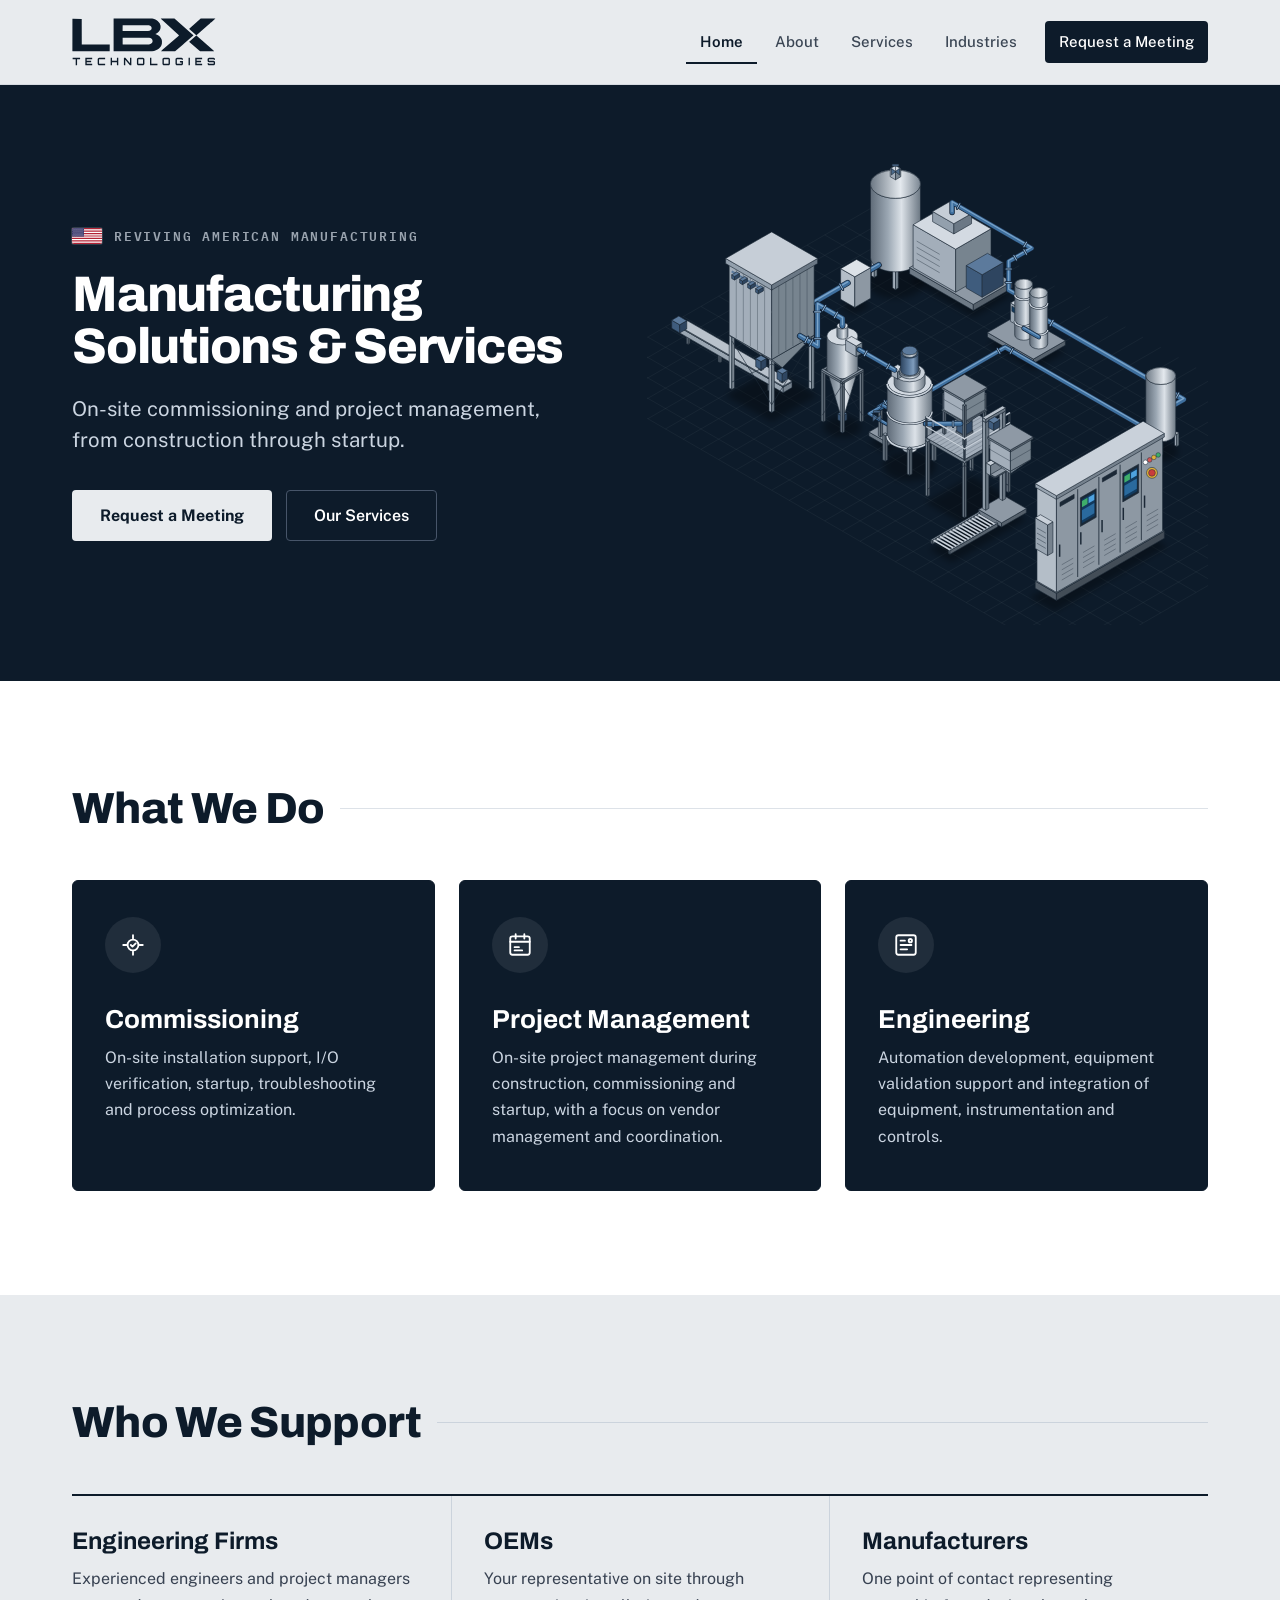
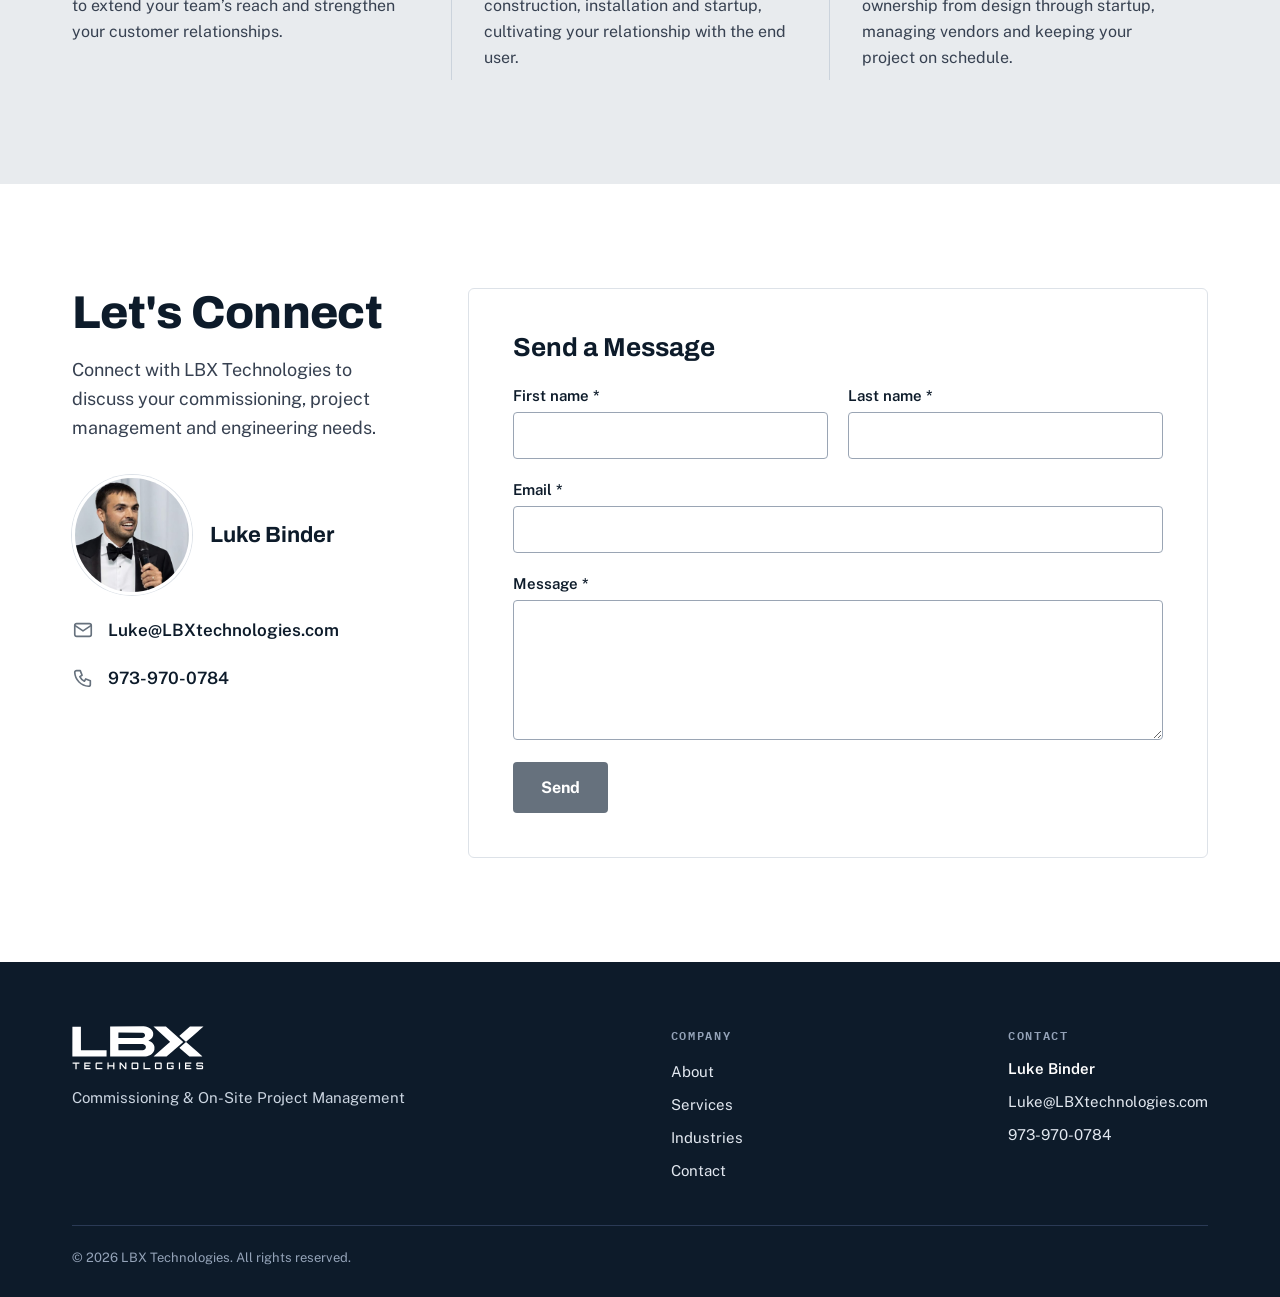
<file: index.html>
<!doctype html>
<html lang="en">
<head>
<meta charset="utf-8">
<meta name="viewport" content="width=device-width, initial-scale=1">
<title>LBX Technologies — On-Site Commissioning &amp; Project Management</title>
<meta name="description" content="LBX Technologies is an engineering firm specializing in on-site commissioning and project management for manufacturers, OEMs and engineering firms.">
<meta property="og:title" content="LBX Technologies — On-Site Commissioning &amp; Project Management">
<meta property="og:description" content="Engineering firm specializing in on-site commissioning and project management.">
<meta property="og:type" content="website">
<meta name="theme-color" content="#0D1B2A">
<link rel="preconnect" href="https://fonts.googleapis.com">
<link rel="preconnect" href="https://fonts.gstatic.com" crossorigin>
<link href="https://fonts.googleapis.com/css2?family=Archivo:wght@600;700;800;900&family=Public+Sans:wght@400;500;600;700&family=IBM+Plex+Mono:wght@500;600&display=swap" rel="stylesheet">
<link rel="icon" href="favicon.svg" type="image/svg+xml">
<link rel="apple-touch-icon" href="apple-touch-icon.png">
<link rel="stylesheet" href="styles.css?v=47">
<script src="script.js?v=2" defer></script>
  <meta name="robots" content="noindex, nofollow"><!-- remove at launch -->
</head>
<body>
<a class="skip" href="#main">Skip to content</a>

<header class="site-header">
  <div class="container">
    <a class="logo" href="index.html" aria-label="LBX Technologies home"><img src="images/logo-navy.svg" alt="LBX Technologies" width="146" height="48"></a>
    <button class="menu-toggle" type="button" aria-expanded="false" aria-controls="site-nav">Menu</button>
    <nav class="nav" id="site-nav" aria-label="Main">
      <a href="index.html" aria-current="page">Home</a>
      <div class="dd">
        <a href="about.html">About</a>
        <div class="dd-menu">
          <a href="about.html#mission">Mission</a>
          <a href="about.html#how-we-work">How We Work</a>
          <a href="about.html#leadership">Leadership</a><a href="about.html#experience">Experience</a>
          <a href="contact.html">Contact</a>
        </div>
      </div>
      <div class="dd">
        <a href="services.html">Services</a>
        <div class="dd-menu">
      <a href="services.html#core">Core Services</a>
      <a href="services.html#supporting">Supporting Services</a>
      <a href="services.html#partnering">Partnering with LBX</a>
      <a href="services.html#timeline">Project Timeline</a></div>
      </div>
      <a href="industries.html">Industries</a>
      <a class="btn btn-sm btn-navy" href="contact.html">Request a Meeting</a>
    </nav>
  </div>
</header>

<main id="main">

<section class="hero2 hero-split2">
  <div class="container hero-grid">
    <div class="hero-text">
      <p class="flag-tag"><img src="images/flag.svg" alt="" width="30" height="16">Reviving American Manufacturing</p>
      <h1><span class="line">Manufacturing</span> <span class="line nw">Solutions &amp; Services</span></h1>
      <p class="sub">On-site commissioning and project management, from construction through startup.</p>
      <div class="actions">
        <a class="btn btn-light" href="contact.html">Request a Meeting</a>
        <a class="btn btn-ghost" href="services.html">Our Services</a>
      </div>
    </div>
    <div class="hero-art">
      <img src="images/system-model.svg" alt="3D model of a jet mill processing system with control panel" width="824" height="711">
    </div>
  </div>
</section>

<section class="section">
  <div class="container">
    <div class="sec-label"><h2>What We Do</h2></div>
    <div class="services3">
      <a class="svc primary" href="services.html#commissioning" style="text-decoration:none; color:#fff;">
        <div class="top"><span class="ico"><svg aria-hidden="true" width="26" height="26" viewBox="0 0 24 24" fill="none" stroke="currentColor" stroke-width="1.7" stroke-linecap="round" stroke-linejoin="round"><path d="M12 3v3M12 18v3M3 12h3M18 12h3"/><circle cx="12" cy="12" r="5"/><path d="M10 12l1.5 1.5L14.5 10.5"/></svg></span></div>
        <h3>Commissioning</h3>
        <p>On-site installation support, I/O verification, startup, troubleshooting and process optimization.</p>
      </a>
      <a class="svc primary" href="services.html#project-management" style="text-decoration:none; color:#fff;">
        <div class="top"><span class="ico"><svg aria-hidden="true" width="26" height="26" viewBox="0 0 24 24" fill="none" stroke="currentColor" stroke-width="1.7" stroke-linecap="round" stroke-linejoin="round"><rect x="3" y="4" width="18" height="17" rx="2"/><path d="M3 9h18M8 2v4M16 2v4M7 14h4M7 17h7"/></svg></span></div>
        <h3>Project Management</h3>
        <p>On-site project management during construction, commissioning and startup, with a focus on vendor management and coordination.</p>
      </a>
      <a class="svc primary" href="services.html#engineering" style="text-decoration:none; color:#fff;">
        <div class="top"><span class="ico"><svg aria-hidden="true" width="26" height="26" viewBox="0 0 24 24" fill="none" stroke="currentColor" stroke-width="1.7" stroke-linecap="round" stroke-linejoin="round"><rect x="3" y="3" width="18" height="18" rx="2"/><path d="M7 8h4M7 12h10M7 16h6"/><circle cx="16" cy="8" r="1.5"/></svg></span></div>
        <h3>Engineering</h3>
        <p>Automation development, equipment validation support and integration of equipment, instrumentation and controls.</p>
      </a>
    </div>
  </div>
</section>

<section class="section section-gray">
  <div class="container">
    <div class="sec-label"><h2>Who We Support</h2></div>
    <div class="support3">
      <div>
        <h3>Engineering Firms</h3>
        <p>Experienced engineers and project managers to extend your team&rsquo;s reach and strengthen your customer relationships.</p>
      </div>
      <div>
        <h3>OEMs</h3>
        <p>Your representative on site through construction, installation and startup, cultivating your relationship with the end user.</p>
      </div>
      <div>
        <h3>Manufacturers</h3>
        <p>One point of contact representing ownership from design through startup, managing vendors and keeping your project on schedule.</p>
      </div>
    </div>
  </div>
</section>

<section class="section">
  <div class="container split">
    <div class="narrow">
      <h2 class="h2">Let's Connect</h2>
      <p class="intro">Connect with LBX Technologies to discuss your commissioning, project management and engineering needs.</p>
      <div class="person">
        <img src="images/luke-binder.jpg?v=2" alt="Luke Binder" width="120" height="120">
        <p class="name">Luke Binder</p>
      </div>
      <div class="contact-links">
        <a href="mailto:Luke@LBXtechnologies.com"><svg aria-hidden="true" width="22" height="22" viewBox="0 0 24 24" fill="none" stroke="#66717D" stroke-width="1.8" stroke-linecap="round" stroke-linejoin="round"><rect x="3" y="5" width="18" height="14" rx="2"/><path d="M3 7l9 6 9-6"/></svg>Luke@LBXtechnologies.com</a>
        <a href="tel:+19739700784"><svg aria-hidden="true" width="22" height="22" viewBox="0 0 24 24" fill="none" stroke="#66717D" stroke-width="1.8" stroke-linecap="round" stroke-linejoin="round"><path d="M5 4h4l2 5-2.5 1.5a11 11 0 0 0 5 5L15 13l5 2v4a2 2 0 0 1-2 2A16 16 0 0 1 3 6a2 2 0 0 1 2-2"/></svg>973-970-0784</a>
      </div>
    </div>
    <div class="wide form-card">
      <form class="form" action="https://formsubmit.co/Luke@LBXtechnologies.com" method="POST">
        <h2>Send a Message</h2>
        <input type="hidden" name="_subject" value="New message from lbxtechnologies.com">
        <input type="hidden" name="_next" value="https://lbxtechnologies.com/thanks.html">
        <input type="hidden" name="_template" value="table">
        <input type="text" name="_honey" class="hp" tabindex="-1" autocomplete="off" aria-hidden="true">
        <div class="form-row">
          <label>First name *<input type="text" name="first_name" required autocomplete="given-name"></label>
          <label>Last name *<input type="text" name="last_name" required autocomplete="family-name"></label>
        </div>
        <label>Email *<input type="email" name="email" required autocomplete="email"></label>
        <label>Message *<textarea name="message" rows="5" required></textarea></label>
        <button class="btn btn-slate" type="submit">Send</button>
      </form>
    </div>
  </div>
</section>

</main>

<footer class="site-footer">
  <div class="container">
    <div class="footer-top">
      <div class="footer-brand">
        <a class="logo" href="index.html" aria-label="LBX Technologies home"><img src="images/logo-white.svg" alt="LBX Technologies" width="146" height="48"></a>
        <p>Commissioning &amp; On-Site Project Management</p>
      </div>
      <nav class="footer-col" aria-label="Footer">
        <p class="label">COMPANY</p>
        <a href="about.html">About</a>
        <a href="services.html">Services</a>
        <a href="industries.html">Industries</a>
        <a href="contact.html">Contact</a>
      </nav>
      <div class="footer-col">
        <p class="label">CONTACT</p>
        <p class="footer-name">Luke Binder</p>
        <a href="mailto:Luke@LBXtechnologies.com">Luke@LBXtechnologies.com</a>
        <a href="tel:+19739700784">973-970-0784</a>
      </div>
    </div>
    <p class="copyright">© 2026 LBX Technologies. All rights reserved.</p>
  </div>
</footer>
</body>
</html>
</file>
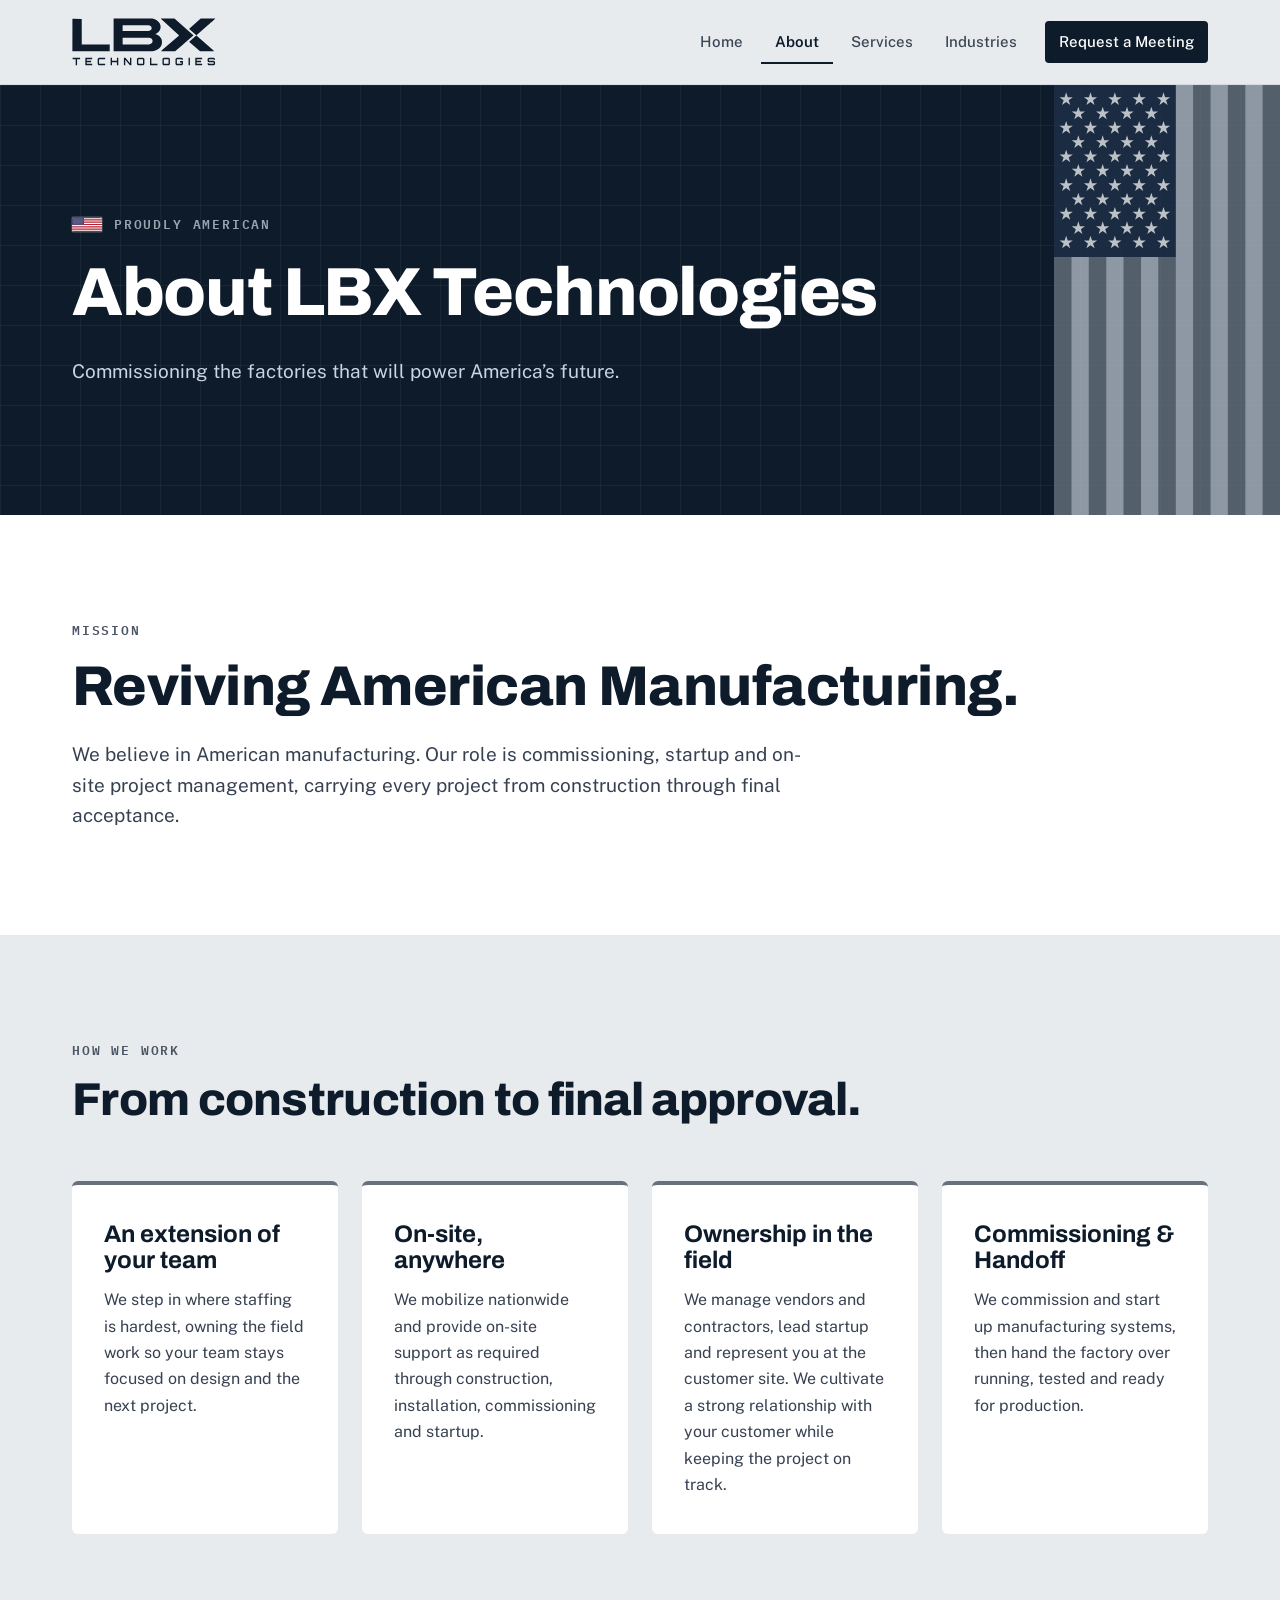
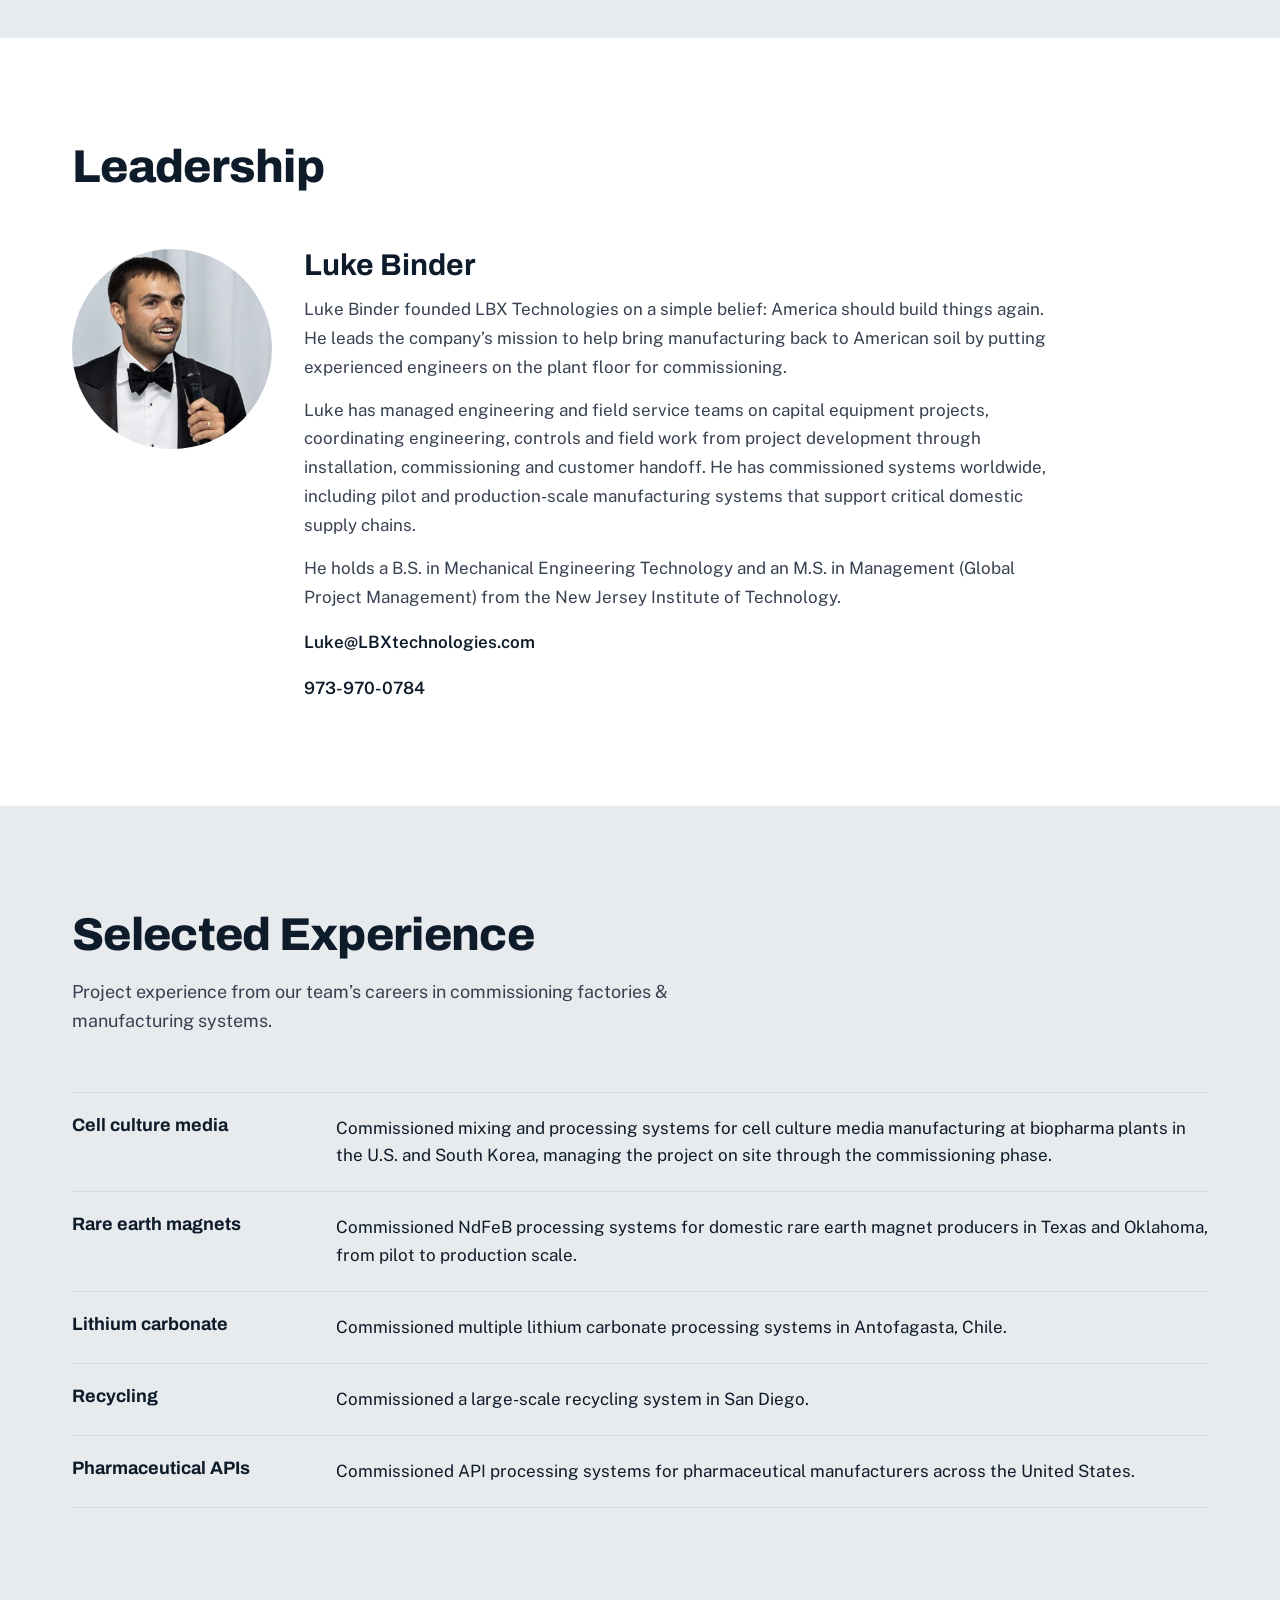
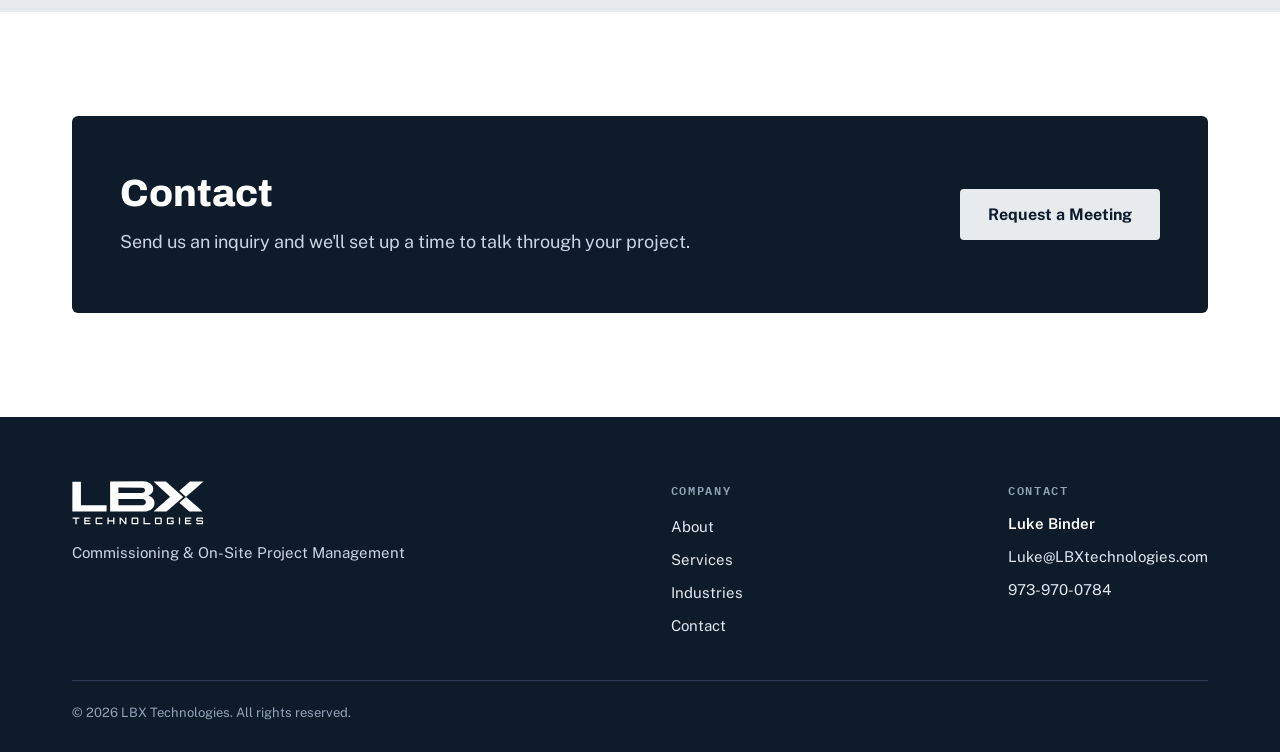
<file: about.html>
<!doctype html>
<html lang="en">
<head>
<meta charset="utf-8">
<meta name="viewport" content="width=device-width, initial-scale=1">
<title>About — LBX Technologies</title>
<meta name="description" content="LBX Technologies helps engineering firms and OEMs commission the factories that will power America&rsquo;s future, with on-site commissioning, startup and project management nationwide.">
<link rel="preconnect" href="https://fonts.googleapis.com">
<link rel="preconnect" href="https://fonts.gstatic.com" crossorigin>
<link href="https://fonts.googleapis.com/css2?family=Archivo:wght@600;700;800;900&family=Public+Sans:wght@400;500;600;700&family=IBM+Plex+Mono:wght@500;600&display=swap" rel="stylesheet">
<link rel="icon" href="favicon.svg" type="image/svg+xml">
<link rel="apple-touch-icon" href="apple-touch-icon.png">
<link rel="stylesheet" href="styles.css?v=47">
<script src="script.js?v=2" defer></script>
  <meta name="robots" content="noindex, nofollow"><!-- remove at launch -->
</head>
<body>
<a class="skip" href="#main">Skip to content</a>

<header class="site-header">
  <div class="container">
    <a class="logo" href="index.html" aria-label="LBX Technologies home"><img src="images/logo-navy.svg" alt="LBX Technologies" width="146" height="48"></a>
    <button class="menu-toggle" type="button" aria-expanded="false" aria-controls="site-nav">Menu</button>
    <nav class="nav" id="site-nav" aria-label="Main">
      <a href="index.html">Home</a>
      <div class="dd">
        <a href="about.html" aria-current="page">About</a>
        <div class="dd-menu">
          <a href="about.html#mission">Mission</a>
          <a href="about.html#how-we-work">How We Work</a>
          <a href="about.html#leadership">Leadership</a><a href="about.html#experience">Experience</a>
          <a href="contact.html">Contact</a>
        </div>
      </div>
      <div class="dd">
        <a href="services.html">Services</a>
        <div class="dd-menu">
      <a href="services.html#core">Core Services</a>
      <a href="services.html#supporting">Supporting Services</a>
      <a href="services.html#partnering">Partnering with LBX</a>
      <a href="services.html#timeline">Project Timeline</a></div>
      </div>
      <a href="industries.html">Industries</a>
      <a class="btn btn-sm btn-navy" href="contact.html">Request a Meeting</a>
    </nav>
  </div>
</header>

<main id="main">

<section class="hero hero-flag">
  <img class="vflag" src="images/flag-vertical.svg?v=4" alt="" aria-hidden="true">
  <div class="container">
    <p class="flag-tag"><img src="images/flag.svg" alt="" width="30" height="16">Proudly American</p>
    <h1>About LBX Technologies</h1>
    <p class="lede">Commissioning the factories that will power America&rsquo;s future.</p>
  </div>
</section>

<section class="section" id="mission">
  <div class="container">
    <p class="eyebrow">Mission</p>
    <p class="mission-statement">Reviving American Manufacturing.</p>
    <p class="mission-text">We believe in American manufacturing. Our role is commissioning, startup and on-site project management, carrying every project from construction through final acceptance.</p>
  </div>
</section>

<section class="section section-gray" id="how-we-work">
  <div class="container">
    <div class="section-head">
      <div>
        <p class="eyebrow">How we work</p>
        <h2 class="h2">From construction to final approval.</h2>
      </div>
    </div>
    <div class="grid grid-4up">
      <div class="card card-accent">
        <h3>An extension of your team</h3>
        <p>We step in where staffing is hardest, owning the field work so your team stays focused on design and the next project.</p>
      </div>
      <div class="card card-accent">
        <h3>On-site, anywhere</h3>
        <p>We mobilize nationwide and provide on-site support as required through construction, installation, commissioning and startup.</p>
      </div>
      <div class="card card-accent">
        <h3>Ownership in the field</h3>
        <p>We manage vendors and contractors, lead startup and represent you at the customer site. We cultivate a strong relationship with your customer while keeping the project on track.</p>
      </div>
      <div class="card card-accent">
        <h3>Commissioning &amp; Handoff</h3>
        <p>We commission and start up manufacturing systems, then hand the factory over running, tested and ready for production.</p>
      </div>
    </div>
  </div>
</section>

<section class="section" id="leadership">
  <div class="container">
    <div class="section-head"><div><h2 class="h2">Leadership</h2></div></div>
    <div class="leader">
      <img src="images/luke-binder.jpg?v=2" alt="Luke Binder" width="200" height="200">
      <div>
        <h3>Luke Binder</h3>
        <div class="leader-bio">
          <p>Luke Binder founded LBX Technologies on a simple belief: America should build things again. He leads the company&rsquo;s mission to help bring manufacturing back to American soil by putting experienced engineers on the plant floor for commissioning.</p>
          <p>Luke has managed engineering and field service teams on capital equipment projects, coordinating engineering, controls and field work from project development through installation, commissioning and customer handoff. He has commissioned systems worldwide, including pilot and production-scale manufacturing systems that support critical domestic supply chains.</p>
          <p>He holds a B.S. in Mechanical Engineering Technology and an M.S. in Management (Global Project Management) from the New Jersey Institute of Technology.</p>
        </div>
        <div class="contact-links" style="margin-top:16px;">
          <a href="mailto:Luke@LBXtechnologies.com">Luke@LBXtechnologies.com</a>
          <a href="tel:+19739700784">973-970-0784</a>
        </div>
      </div>
    </div>
  </div>
</section>

<section class="section section-gray" id="experience">
  <div class="container">
    <div class="section-head"><div><h2 class="h2">Selected Experience</h2>
      <p class="intro">Project experience from our team&rsquo;s careers in commissioning factories &amp; manufacturing systems.</p></div></div>
    <ul class="exp-list">
      <li><strong>Cell culture media</strong><span>Commissioned mixing and processing systems for cell culture media manufacturing at biopharma plants in the U.S. and South Korea, managing the project on site through the commissioning phase.</span></li>
      <li><strong>Rare earth magnets</strong><span>Commissioned NdFeB processing systems for domestic rare earth magnet producers in Texas and Oklahoma, from pilot to production scale.</span></li>
      <li><strong>Lithium carbonate</strong><span>Commissioned multiple lithium carbonate processing systems in Antofagasta, Chile.</span></li>
      <li><strong>Recycling</strong><span>Commissioned a large-scale recycling system in San Diego.</span></li>
      <li><strong>Pharmaceutical APIs</strong><span>Commissioned API processing systems for pharmaceutical manufacturers across the United States.</span></li>
    </ul>
  </div>
</section>

<section class="section" id="contact">
  <div class="container">
    <div class="cta-box">
      <div>
        <h2>Contact</h2>
        <p>Send us an inquiry and we'll set up a time to talk through your project.</p>
      </div>
      <a class="btn btn-light" href="contact.html">Request a Meeting</a>
    </div>
  </div>
</section>

</main>

<footer class="site-footer">
  <div class="container">
    <div class="footer-top">
      <div class="footer-brand">
        <a class="logo" href="index.html" aria-label="LBX Technologies home"><img src="images/logo-white.svg" alt="LBX Technologies" width="146" height="48"></a>
        <p>Commissioning &amp; On-Site Project Management</p>
      </div>
      <nav class="footer-col" aria-label="Footer">
        <p class="label">COMPANY</p>
        <a href="about.html">About</a>
        <a href="services.html">Services</a>
        <a href="industries.html">Industries</a>
        <a href="contact.html">Contact</a>
      </nav>
      <div class="footer-col">
        <p class="label">CONTACT</p>
        <p class="footer-name">Luke Binder</p>
        <a href="mailto:Luke@LBXtechnologies.com">Luke@LBXtechnologies.com</a>
        <a href="tel:+19739700784">973-970-0784</a>
      </div>
    </div>
    <p class="copyright">© 2026 LBX Technologies. All rights reserved.</p>
  </div>
</footer>
</body>
</html>
</file>
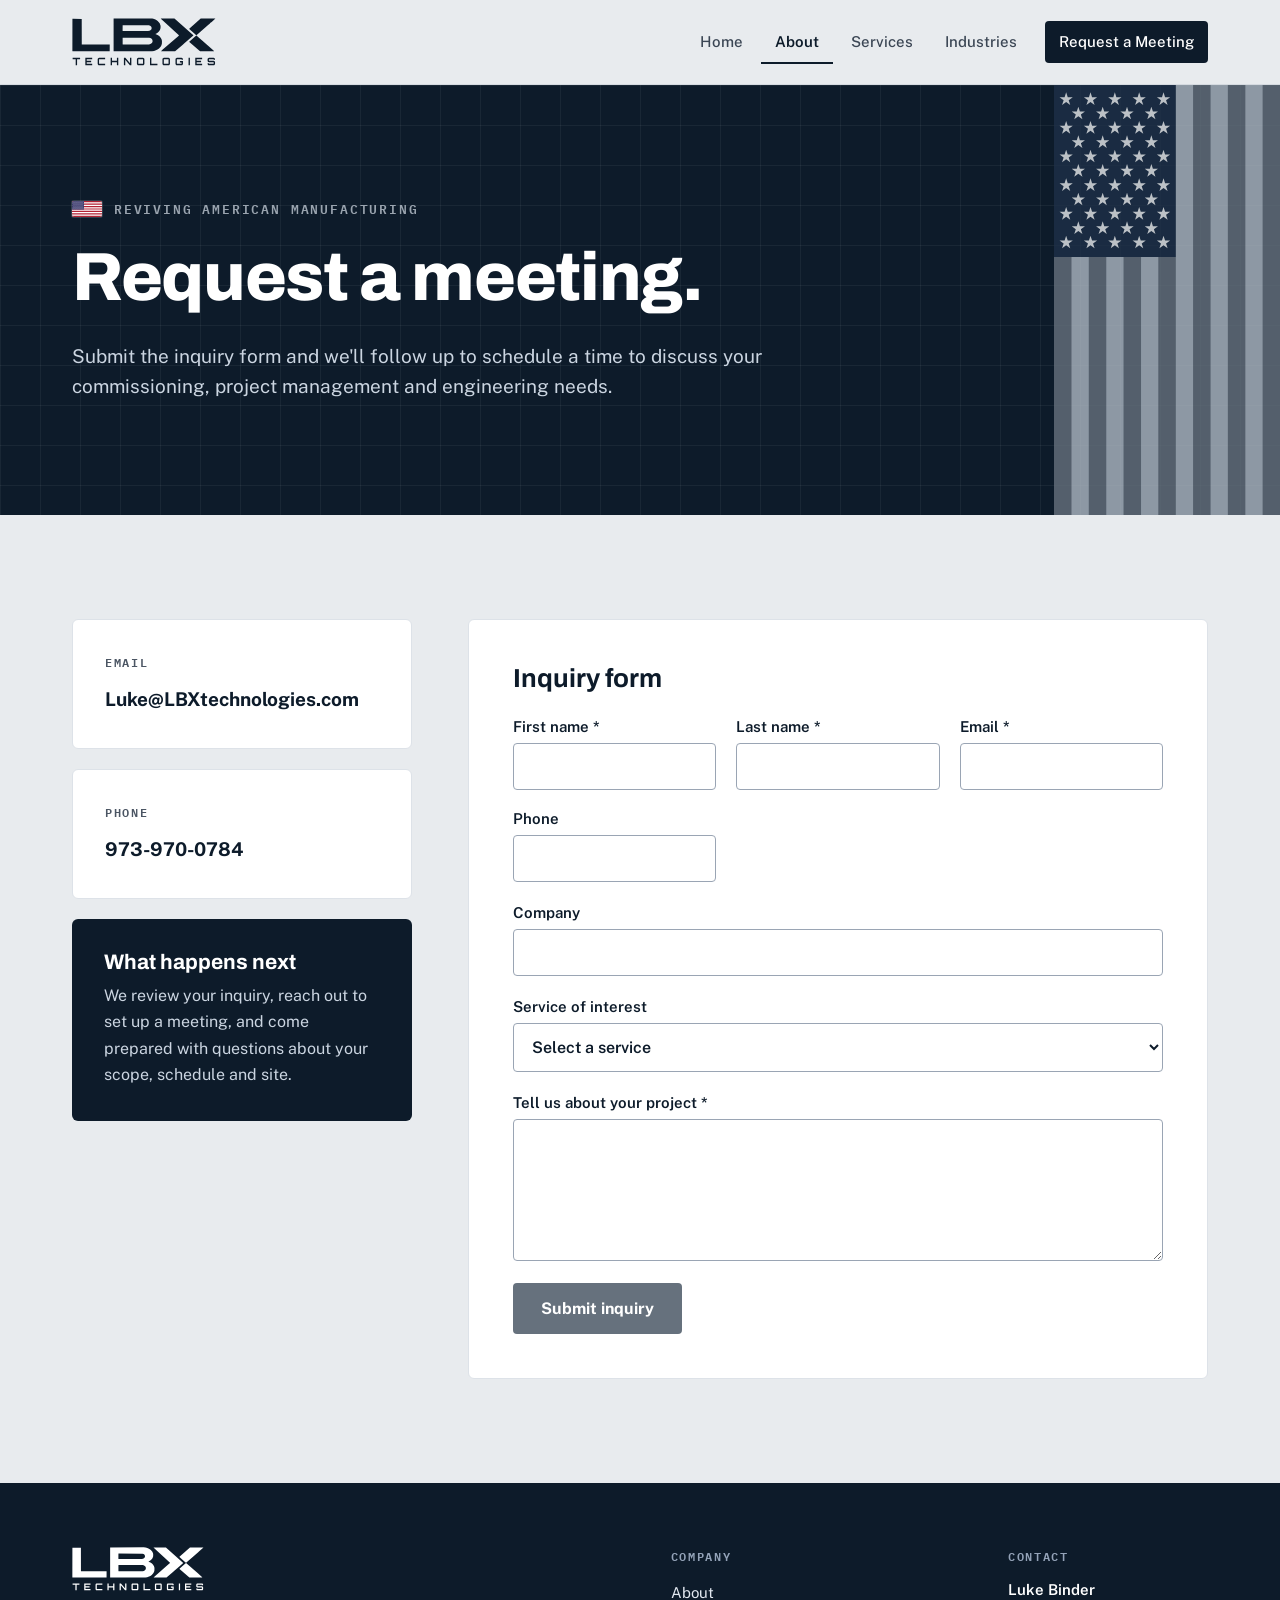
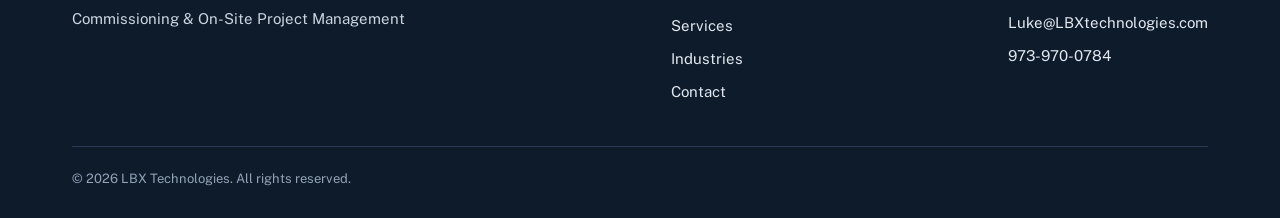
<file: contact.html>
<!doctype html>
<html lang="en">
<head>
<meta charset="utf-8">
<meta name="viewport" content="width=device-width, initial-scale=1">
<title>Contact — LBX Technologies</title>
<meta name="description" content="Request a meeting with LBX Technologies. Email Luke@LBXtechnologies.com or call 973-970-0784.">
<link rel="preconnect" href="https://fonts.googleapis.com">
<link rel="preconnect" href="https://fonts.gstatic.com" crossorigin>
<link href="https://fonts.googleapis.com/css2?family=Archivo:wght@600;700;800;900&family=Public+Sans:wght@400;500;600;700&family=IBM+Plex+Mono:wght@500;600&display=swap" rel="stylesheet">
<link rel="icon" href="favicon.svg" type="image/svg+xml">
<link rel="apple-touch-icon" href="apple-touch-icon.png">
<link rel="stylesheet" href="styles.css?v=47">
<script src="script.js?v=2" defer></script>
  <meta name="robots" content="noindex, nofollow"><!-- remove at launch -->
</head>
<body>
<a class="skip" href="#main">Skip to content</a>

<header class="site-header">
  <div class="container">
    <a class="logo" href="index.html" aria-label="LBX Technologies home"><img src="images/logo-navy.svg" alt="LBX Technologies" width="146" height="48"></a>
    <button class="menu-toggle" type="button" aria-expanded="false" aria-controls="site-nav">Menu</button>
    <nav class="nav" id="site-nav" aria-label="Main">
      <a href="index.html">Home</a>
      <div class="dd">
        <a href="about.html" aria-current="page">About</a>
        <div class="dd-menu">
          <a href="about.html#mission">Mission</a>
          <a href="about.html#how-we-work">How We Work</a>
          <a href="about.html#leadership">Leadership</a><a href="about.html#experience">Experience</a>
          <a href="contact.html">Contact</a>
        </div>
      </div>
      <div class="dd">
        <a href="services.html">Services</a>
        <div class="dd-menu">
      <a href="services.html#core">Core Services</a>
      <a href="services.html#supporting">Supporting Services</a>
      <a href="services.html#partnering">Partnering with LBX</a>
      <a href="services.html#timeline">Project Timeline</a></div>
      </div>
      <a href="industries.html">Industries</a>
      <a class="btn btn-sm btn-navy" href="contact.html">Request a Meeting</a>
    </nav>
  </div>
</header>

<main id="main">

<section class="hero hero-flag">
  <img class="vflag" src="images/flag-vertical.svg?v=4" alt="" aria-hidden="true">
  <div class="container">
    <p class="flag-tag"><img src="images/flag.svg" alt="" width="30" height="16">Reviving American Manufacturing</p>
    <h1>Request a meeting.</h1>
    <p class="lede">Submit the inquiry form and we'll follow up to schedule a time to discuss your commissioning, project management and engineering needs.</p>
  </div>
</section>

<section class="section section-gray">
  <div class="container split">
    <div class="narrow stack">
      <div class="info-card">
        <p class="eyebrow" style="font-size: 12px; margin-bottom: 10px;">Email</p>
        <a href="mailto:Luke@LBXtechnologies.com">Luke@LBXtechnologies.com</a>
      </div>
      <div class="info-card">
        <p class="eyebrow" style="font-size: 12px; margin-bottom: 10px;">Phone</p>
        <a href="tel:+19739700784">973-970-0784</a>
      </div>
      <div class="info-dark">
        <h2>What happens next</h2>
        <p>We review your inquiry, reach out to set up a meeting, and come prepared with questions about your scope, schedule and site.</p>
      </div>
    </div>
    <div class="wide form-card">
      <form class="form" action="https://formsubmit.co/Luke@LBXtechnologies.com" method="POST">
        <h2>Inquiry form</h2>
        <input type="hidden" name="_subject" value="New meeting request from lbxtechnologies.com">
        <input type="hidden" name="_next" value="https://lbxtechnologies.com/thanks.html">
        <input type="hidden" name="_template" value="table">
        <input type="text" name="_honey" class="hp" tabindex="-1" autocomplete="off" aria-hidden="true">
        <div class="form-row">
          <label>First name *<input type="text" name="first_name" required autocomplete="given-name"></label>
          <label>Last name *<input type="text" name="last_name" required autocomplete="family-name"></label>
          <label>Email *<input type="email" name="email" required autocomplete="email"></label>
          <label>Phone<input type="tel" name="phone" autocomplete="tel"></label>
        </div>
        <label>Company<input type="text" name="company" autocomplete="organization"></label>
        <label>Service of interest
          <select name="service">
            <option value="">Select a service</option>
            <option>On-site Commissioning</option>
            <option>On-site Project Management</option>
            <option>Engineering</option>
            <option>System Integration</option>
            <option>Process &amp; Mechanical Support</option>
            <option>CQV &amp; Documentation</option>
            <option>Not sure yet</option>
          </select>
        </label>
        <label>Tell us about your project *<textarea name="message" rows="6" required></textarea></label>
        <button class="btn btn-slate" type="submit">Submit inquiry</button>
      </form>
    </div>
  </div>
</section>

</main>

<footer class="site-footer">
  <div class="container">
    <div class="footer-top">
      <div class="footer-brand">
        <a class="logo" href="index.html" aria-label="LBX Technologies home"><img src="images/logo-white.svg" alt="LBX Technologies" width="146" height="48"></a>
        <p>Commissioning &amp; On-Site Project Management</p>
      </div>
      <nav class="footer-col" aria-label="Footer">
        <p class="label">COMPANY</p>
        <a href="about.html">About</a>
        <a href="services.html">Services</a>
        <a href="industries.html">Industries</a>
        <a href="contact.html">Contact</a>
      </nav>
      <div class="footer-col">
        <p class="label">CONTACT</p>
        <p class="footer-name">Luke Binder</p>
        <a href="mailto:Luke@LBXtechnologies.com">Luke@LBXtechnologies.com</a>
        <a href="tel:+19739700784">973-970-0784</a>
      </div>
    </div>
    <p class="copyright">© 2026 LBX Technologies. All rights reserved.</p>
  </div>
</footer>
</body>
</html>
</file>
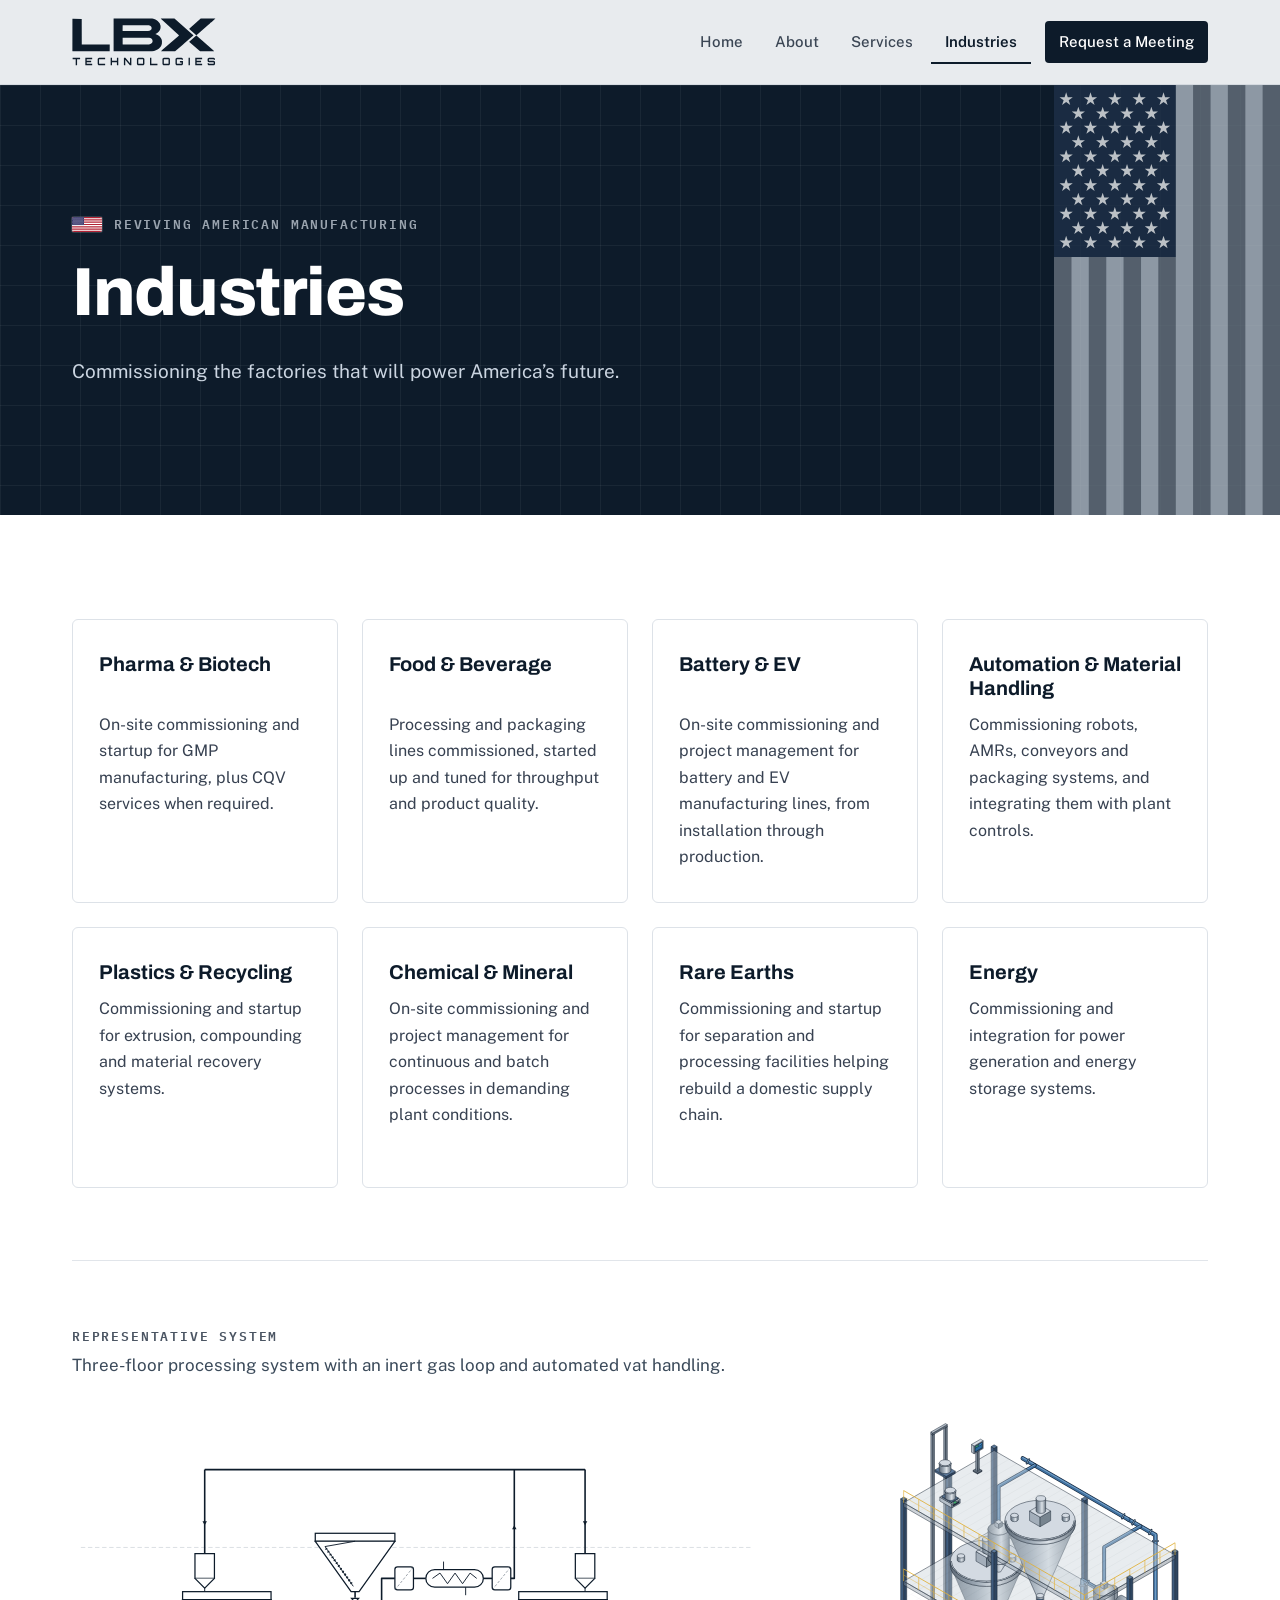
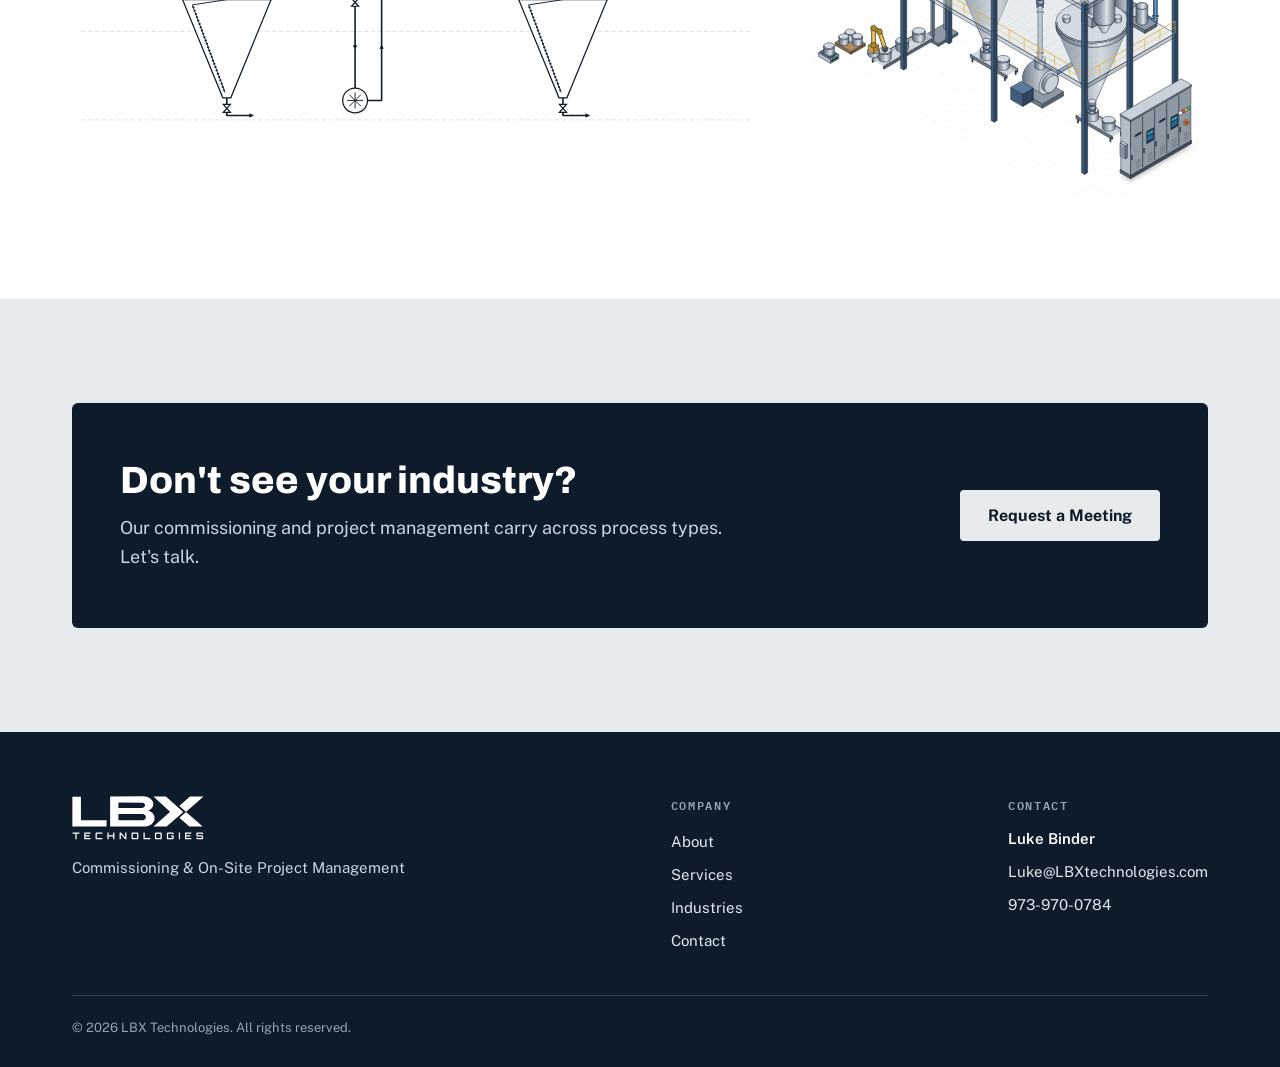
<file: industries.html>
<!doctype html>
<html lang="en">
<head>
<meta charset="utf-8">
<meta name="viewport" content="width=device-width, initial-scale=1">
<title>Industries — LBX Technologies</title>
<meta name="description" content="LBX Technologies supports pharma and biotech, food and beverage, plastics and recycling, chemical and mineral, rare earths, and energy operations.">
<link rel="preconnect" href="https://fonts.googleapis.com">
<link rel="preconnect" href="https://fonts.gstatic.com" crossorigin>
<link href="https://fonts.googleapis.com/css2?family=Archivo:wght@600;700;800;900&family=Public+Sans:wght@400;500;600;700&family=IBM+Plex+Mono:wght@500;600&display=swap" rel="stylesheet">
<link rel="icon" href="favicon.svg" type="image/svg+xml">
<link rel="apple-touch-icon" href="apple-touch-icon.png">
<link rel="stylesheet" href="styles.css?v=47">
<script src="script.js?v=2" defer></script>
  <meta name="robots" content="noindex, nofollow"><!-- remove at launch -->
</head>
<body>
<a class="skip" href="#main">Skip to content</a>

<header class="site-header">
  <div class="container">
    <a class="logo" href="index.html" aria-label="LBX Technologies home"><img src="images/logo-navy.svg" alt="LBX Technologies" width="146" height="48"></a>
    <button class="menu-toggle" type="button" aria-expanded="false" aria-controls="site-nav">Menu</button>
    <nav class="nav" id="site-nav" aria-label="Main">
      <a href="index.html">Home</a>
      <div class="dd">
        <a href="about.html">About</a>
        <div class="dd-menu">
          <a href="about.html#mission">Mission</a>
          <a href="about.html#how-we-work">How We Work</a>
          <a href="about.html#leadership">Leadership</a><a href="about.html#experience">Experience</a>
          <a href="contact.html">Contact</a>
        </div>
      </div>
      <div class="dd">
        <a href="services.html">Services</a>
        <div class="dd-menu">
      <a href="services.html#core">Core Services</a>
      <a href="services.html#supporting">Supporting Services</a>
      <a href="services.html#partnering">Partnering with LBX</a>
      <a href="services.html#timeline">Project Timeline</a></div>
      </div>
      <a href="industries.html" aria-current="page">Industries</a>
      <a class="btn btn-sm btn-navy" href="contact.html">Request a Meeting</a>
    </nav>
  </div>
</header>

<main id="main">

<section class="hero hero-flag">
  <img class="vflag" src="images/flag-vertical.svg?v=4" alt="" aria-hidden="true">
  <div class="container">
    <p class="flag-tag"><img src="images/flag.svg" alt="" width="30" height="16">Reviving American Manufacturing</p>
    <h1>Industries</h1>
    <p class="lede">Commissioning the factories that will power America&rsquo;s future.</p>
  </div>
</section>

<section class="section">
  <div class="container">
    <div class="grid industry-grid">
      <article class="card" id="pharma">
        <h2>Pharma &amp; Biotech</h2>
        <p>On-site commissioning and startup for GMP manufacturing, plus CQV services when required.</p>
      </article>
      <article class="card" id="food">
        <h2>Food &amp; Beverage</h2>
        <p>Processing and packaging lines commissioned, started up and tuned for throughput and product quality.</p>
      </article>
      <article class="card" id="battery">
        <h2>Battery &amp; EV</h2>
        <p>On-site commissioning and project management for battery and EV manufacturing lines, from installation through production.</p>
      </article>
      <article class="card" id="automation">
        <h2>Automation &amp; Material Handling</h2>
        <p>Commissioning robots, AMRs, conveyors and packaging systems, and integrating them with plant controls.</p>
      </article>
      <article class="card" id="plastics">
        <h2>Plastics &amp; Recycling</h2>
        <p>Commissioning and startup for extrusion, compounding and material recovery systems.</p>
      </article>
      <article class="card" id="chemical">
        <h2>Chemical &amp; Mineral</h2>
        <p>On-site commissioning and project management for continuous and batch processes in demanding plant conditions.</p>
      </article>
      <article class="card" id="rare-earths">
        <h2>Rare Earths</h2>
        <p>Commissioning and startup for separation and processing facilities helping rebuild a domestic supply chain.</p>
      </article>
      <article class="card" id="energy">
        <h2>Energy</h2>
        <p>Commissioning and integration for power generation and energy storage systems.</p>
      </article>
    </div>
    <div class="viz-head"><p class="eyebrow">Representative system</p><p class="viz-sub">Three-floor processing system with an inert gas loop and automated vat handling.</p></div>
    <div class="viz-band"><img class="viz-pid" src="images/plant-pid.svg?v=3" alt="P&amp;ID of a three-floor blending and processing system with an inert gas loop and instrumentation" width="1560" height="640"><img class="viz-3d" src="images/plant-model.svg?v=1" alt="Isometric model of a three-floor manufacturing plant with conical blenders, automated vat handling, robots and a control panel" width="746" height="713"></div>
  </div>
</section>

<section class="section section-gray">
  <div class="container">
    <div class="cta-box">
      <div>
        <h2>Don't see your industry?</h2>
        <p>Our commissioning and project management carry across process types. Let's talk.</p>
      </div>
      <a class="btn btn-light" href="contact.html">Request a Meeting</a>
    </div>
  </div>
</section>

</main>

<footer class="site-footer">
  <div class="container">
    <div class="footer-top">
      <div class="footer-brand">
        <a class="logo" href="index.html" aria-label="LBX Technologies home"><img src="images/logo-white.svg" alt="LBX Technologies" width="146" height="48"></a>
        <p>Commissioning &amp; On-Site Project Management</p>
      </div>
      <nav class="footer-col" aria-label="Footer">
        <p class="label">COMPANY</p>
        <a href="about.html">About</a>
        <a href="services.html">Services</a>
        <a href="industries.html">Industries</a>
        <a href="contact.html">Contact</a>
      </nav>
      <div class="footer-col">
        <p class="label">CONTACT</p>
        <p class="footer-name">Luke Binder</p>
        <a href="mailto:Luke@LBXtechnologies.com">Luke@LBXtechnologies.com</a>
        <a href="tel:+19739700784">973-970-0784</a>
      </div>
    </div>
    <p class="copyright">© 2026 LBX Technologies. All rights reserved.</p>
  </div>
</footer>
</body>
</html>
</file>
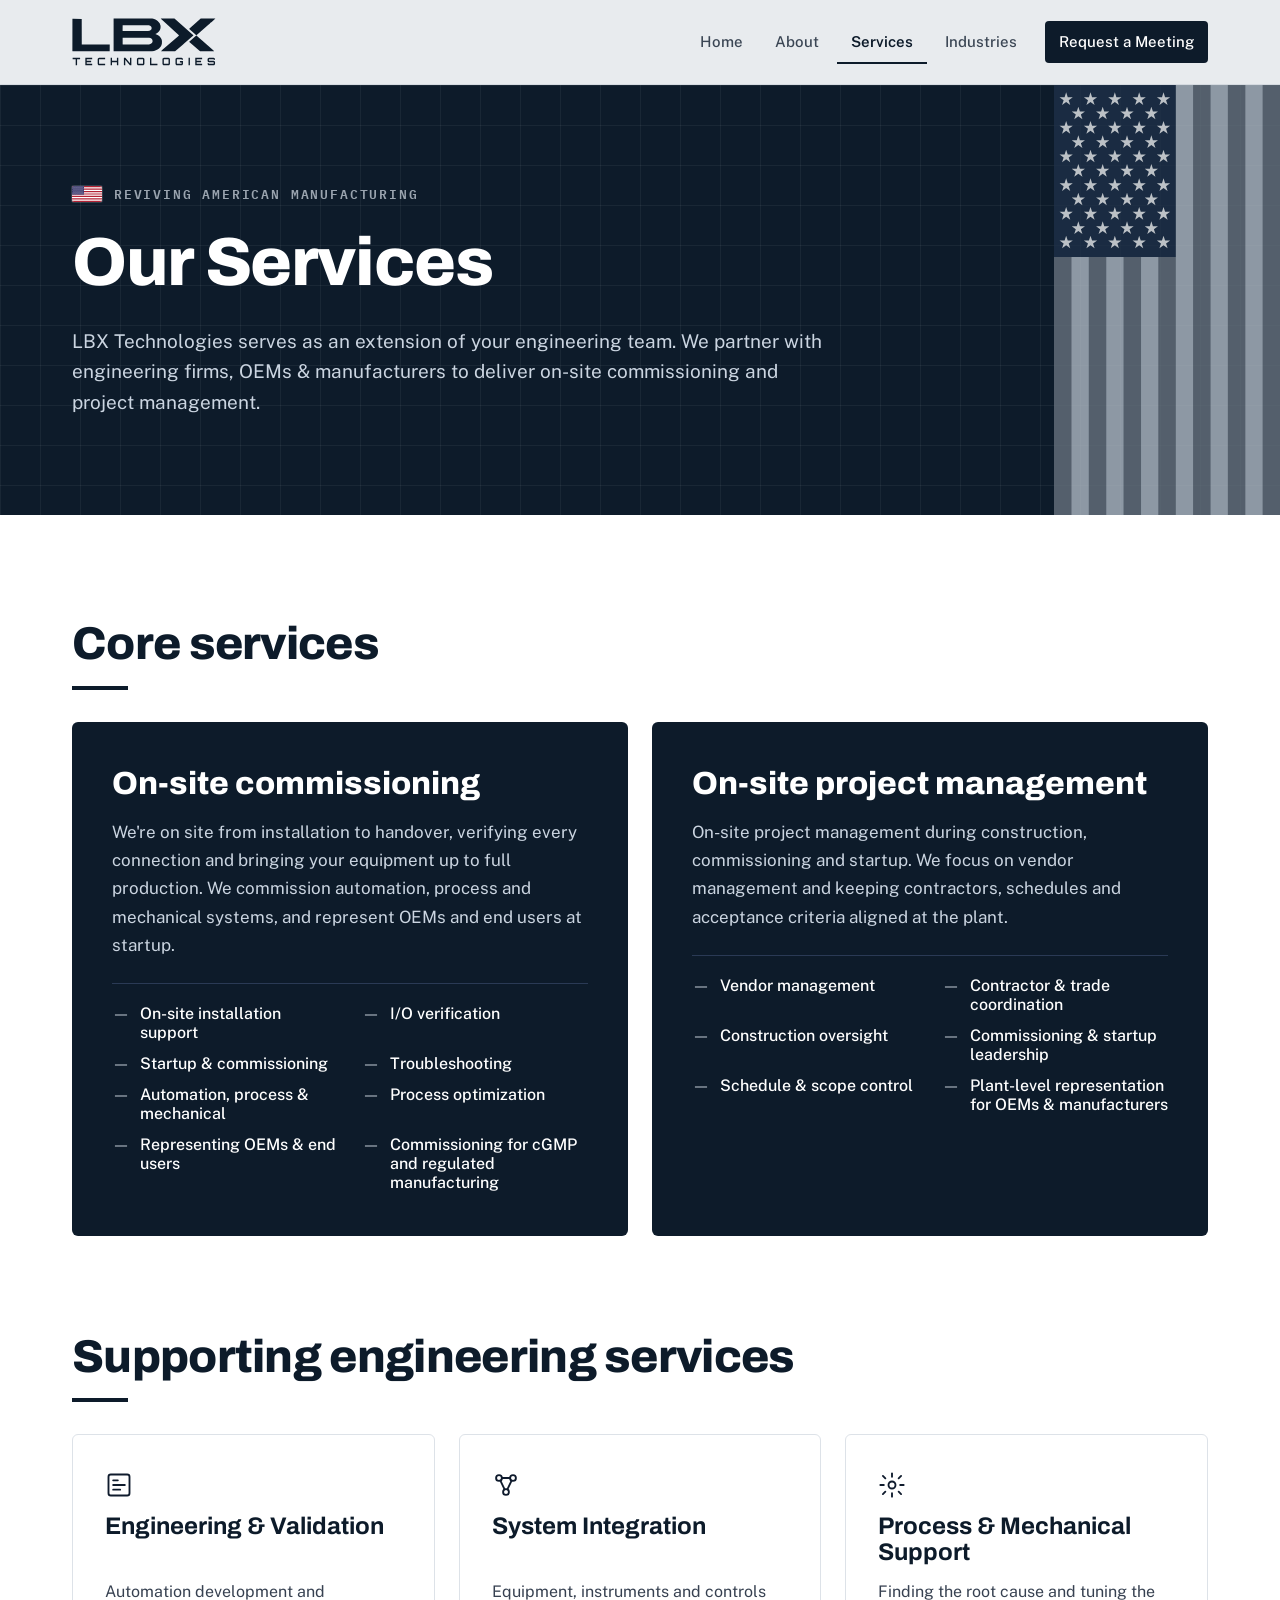
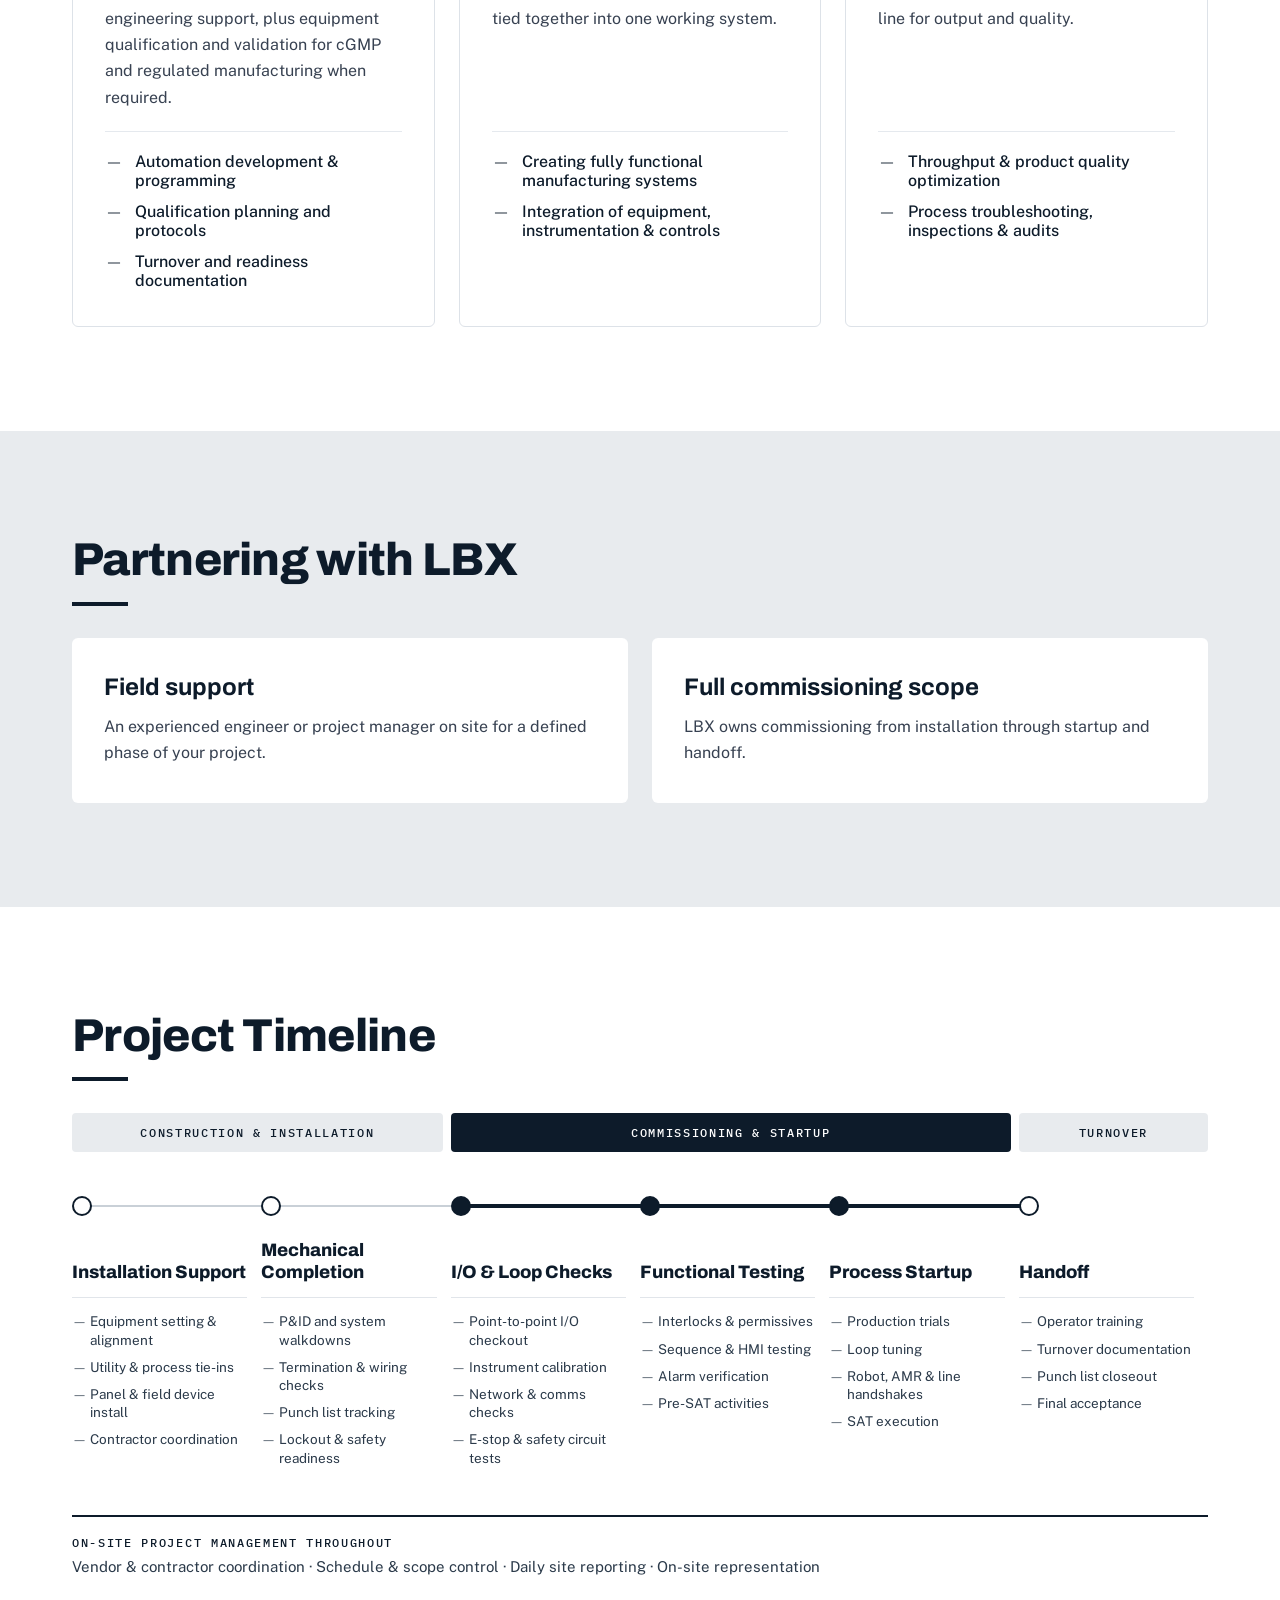
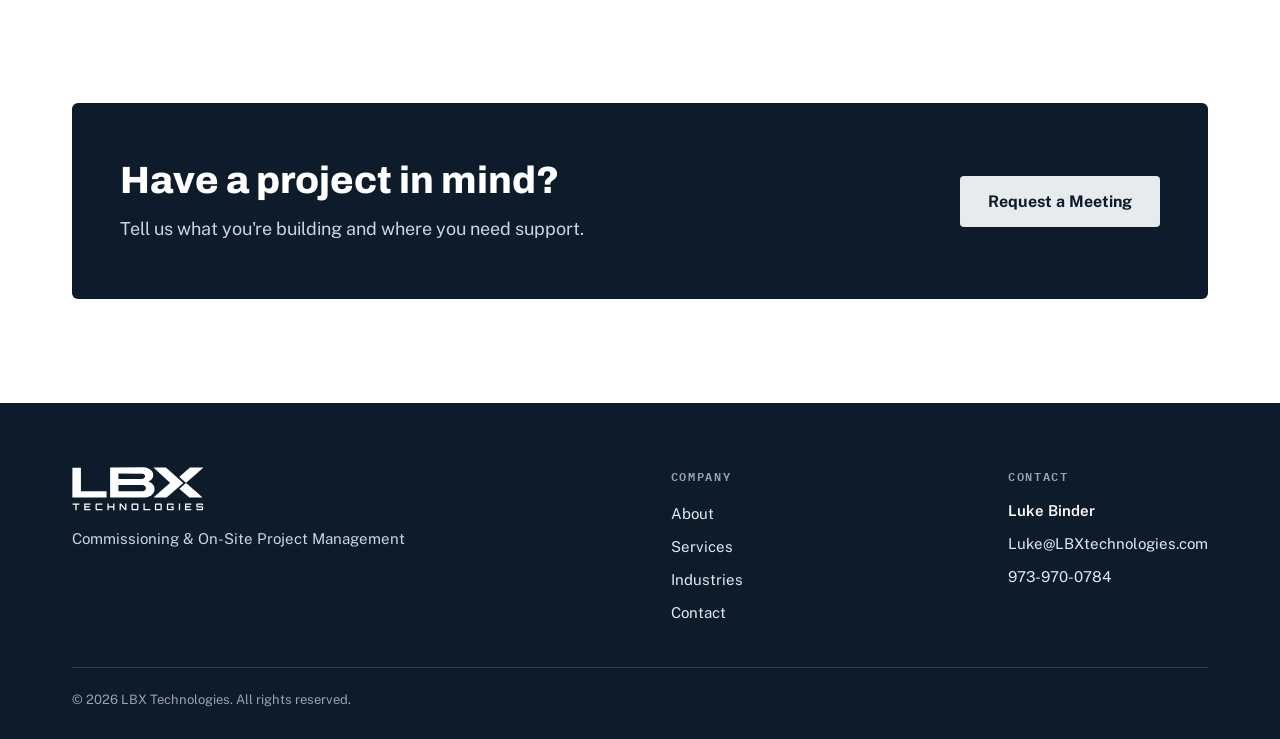
<file: services.html>
<!doctype html>
<html lang="en">
<head>
<meta charset="utf-8">
<meta name="viewport" content="width=device-width, initial-scale=1">
<title>Services — LBX Technologies</title>
<meta name="description" content="On-site commissioning and on-site project management, supported by engineering, system integration, process and mechanical support, and CQV documentation.">
<link rel="preconnect" href="https://fonts.googleapis.com">
<link rel="preconnect" href="https://fonts.gstatic.com" crossorigin>
<link href="https://fonts.googleapis.com/css2?family=Archivo:wght@600;700;800;900&family=Public+Sans:wght@400;500;600;700&family=IBM+Plex+Mono:wght@500;600&display=swap" rel="stylesheet">
<link rel="icon" href="favicon.svg" type="image/svg+xml">
<link rel="apple-touch-icon" href="apple-touch-icon.png">
<link rel="stylesheet" href="styles.css?v=47">
<script src="script.js?v=2" defer></script>
  <meta name="robots" content="noindex, nofollow"><!-- remove at launch -->
</head>
<body>
<a class="skip" href="#main">Skip to content</a>

<header class="site-header">
  <div class="container">
    <a class="logo" href="index.html" aria-label="LBX Technologies home"><img src="images/logo-navy.svg" alt="LBX Technologies" width="146" height="48"></a>
    <button class="menu-toggle" type="button" aria-expanded="false" aria-controls="site-nav">Menu</button>
    <nav class="nav" id="site-nav" aria-label="Main">
      <a href="index.html">Home</a>
      <div class="dd">
        <a href="about.html">About</a>
        <div class="dd-menu">
          <a href="about.html#mission">Mission</a>
          <a href="about.html#how-we-work">How We Work</a>
          <a href="about.html#leadership">Leadership</a><a href="about.html#experience">Experience</a>
          <a href="contact.html">Contact</a>
        </div>
      </div>
      <div class="dd">
        <a href="services.html" aria-current="page">Services</a>
        <div class="dd-menu">
      <a href="services.html#core">Core Services</a>
      <a href="services.html#supporting">Supporting Services</a>
      <a href="services.html#partnering">Partnering with LBX</a>
      <a href="services.html#timeline">Project Timeline</a></div>
      </div>
      <a href="industries.html">Industries</a>
      <a class="btn btn-sm btn-navy" href="contact.html">Request a Meeting</a>
    </nav>
  </div>
</header>

<main id="main">

<section class="hero hero-flag">
  <img class="vflag" src="images/flag-vertical.svg?v=4" alt="" aria-hidden="true">
  <div class="container">
    <p class="flag-tag"><img src="images/flag.svg" alt="" width="30" height="16">Reviving American Manufacturing</p>
    <h1>Our Services</h1>
    <p class="lede">LBX Technologies serves as an extension of your engineering team. We partner with engineering firms, OEMs &amp; manufacturers to deliver on-site commissioning and project management.</p>
  </div>
</section>

<section class="section">
  <div class="container">
    <h2 class="sub-head sub-head-first" id="core">Core services</h2>
    <div class="core-grid">
      <article class="core-card" id="commissioning">
                <h2>On-site commissioning</h2>
        <p>We're on site from installation to handover, verifying every connection and bringing your equipment up to full production. We commission automation, process and mechanical systems, and represent OEMs and end users at startup.</p>
        <ul>
          <li>On-site installation support</li>
          <li>I/O verification</li>
          <li>Startup &amp; commissioning</li>
          <li>Troubleshooting</li>
          <li>Automation, process &amp; mechanical</li>
          <li>Process optimization</li>
          <li>Representing OEMs &amp; end users</li>
          <li>Commissioning for cGMP and regulated manufacturing</li>
        </ul>
      </article>
      <article class="core-card" id="project-management">
                <h2>On-site project management</h2>
        <p>On-site project management during construction, commissioning and startup. We focus on vendor management and keeping contractors, schedules and acceptance criteria aligned at the plant.</p>
        <ul>
          <li>Vendor management</li>
          <li>Contractor &amp; trade coordination</li>
          <li>Construction oversight</li>
          <li>Commissioning &amp; startup leadership</li>
          <li>Schedule &amp; scope control</li>
          <li>Plant-level representation for OEMs &amp; manufacturers</li>
        </ul>
      </article>
    </div>

    <h2 class="sub-head" id="supporting">Supporting engineering services</h2>
    <div class="grid support-grid">
      <article class="card" id="engineering">
        <div class="card-top"><svg aria-hidden="true" width="28" height="28" viewBox="0 0 24 24" fill="none" stroke="#0F1B2D" stroke-width="1.6" stroke-linecap="round" stroke-linejoin="round"><rect x="3" y="3" width="18" height="18" rx="2"/><path d="M7 8h4M7 12h10M7 16h6"/></svg></div>
        <h2><span id="cqv"></span>Engineering &amp; Validation</h2>
        <p>Automation development and engineering support, plus equipment qualification and validation for cGMP and regulated manufacturing when required.</p>
        <ul><li>Automation development &amp; programming</li><li>Qualification planning and protocols</li><li>Turnover and readiness documentation</li></ul>
      </article>
      <article class="card" id="integration">
        <div class="card-top"><svg aria-hidden="true" width="28" height="28" viewBox="0 0 24 24" fill="none" stroke="#0F1B2D" stroke-width="1.6" stroke-linecap="round" stroke-linejoin="round"><circle cx="6" cy="6" r="2.5"/><circle cx="18" cy="6" r="2.5"/><circle cx="12" cy="18" r="2.5"/><path d="M8.5 6h7M7.2 8.2l3.6 7.6M16.8 8.2l-3.6 7.6"/></svg></div>
        <h2>System Integration</h2>
        <p>Equipment, instruments and controls tied together into one working system.</p>
        <ul><li>Creating fully functional manufacturing systems</li><li>Integration of equipment, instrumentation &amp; controls</li></ul>
      </article>
      <article class="card" id="process">
        <div class="card-top"><svg aria-hidden="true" width="28" height="28" viewBox="0 0 24 24" fill="none" stroke="#0F1B2D" stroke-width="1.6" stroke-linecap="round" stroke-linejoin="round"><circle cx="12" cy="12" r="3"/><path d="M12 2v3M12 19v3M4.2 4.2l2.1 2.1M17.7 17.7l2.1 2.1M2 12h3M19 12h3M4.2 19.8l2.1-2.1M17.7 6.3l2.1-2.1"/></svg></div>
        <h2>Process &amp; Mechanical Support</h2>
        <p>Finding the root cause and tuning the line for output and quality.</p>
        <ul><li>Throughput &amp; product quality optimization</li><li>Process troubleshooting, inspections &amp; audits</li></ul>
      </article>
    </div>
  </div>
</section>

<section class="section section-gray" id="partnering">
  <div class="container">
    <div class="section-head">
      <div>
        <h2 class="sub-head sub-head-first">Partnering with LBX</h2>
      </div>
    </div>
    <div class="grid">
      <div class="card" style="border: 0;">
        <h3>Field support</h3>
        <p>An experienced engineer or project manager on site for a defined phase of your project.</p>
      </div>
      <div class="card" style="border: 0;">
        <h3>Full commissioning scope</h3>
        <p>LBX owns commissioning from installation through startup and handoff.</p>
      </div>
    </div>
  </div>
</section>

<section class="section section-tight" id="timeline">
  <div class="container">
    <h2 class="sub-head sub-head-first">Project Timeline</h2>
    <div class="tl-bands" aria-hidden="true"><span class="b1">Construction &amp; Installation</span><span class="b2">Commissioning &amp; Startup</span><span class="b3">Turnover</span></div>
    <div class="tl-grid">
      <div class="tl-phase"><span class="tl-dot" aria-hidden="true"></span><span class="tl-group">Construction &amp; Installation</span><h3>Installation Support</h3><ul><li>Equipment setting &amp; alignment</li><li>Utility &amp; process tie-ins</li><li>Panel &amp; field device install</li><li>Contractor coordination</li></ul></div>
      <div class="tl-phase"><span class="tl-dot" aria-hidden="true"></span><span class="tl-group">Construction &amp; Installation</span><h3>Mechanical Completion</h3><ul><li>P&amp;ID and system walkdowns</li><li>Termination &amp; wiring checks</li><li>Punch list tracking</li><li>Lockout &amp; safety readiness</li></ul></div>
      <div class="tl-phase core seg-navy"><span class="tl-dot" aria-hidden="true"></span><span class="tl-group">Commissioning &amp; Startup</span><h3>I/O &amp; Loop Checks</h3><ul><li>Point-to-point I/O checkout</li><li>Instrument calibration</li><li>Network &amp; comms checks</li><li>E-stop &amp; safety circuit tests</li></ul></div>
      <div class="tl-phase core seg-navy"><span class="tl-dot" aria-hidden="true"></span><span class="tl-group">Commissioning &amp; Startup</span><h3>Functional Testing</h3><ul><li>Interlocks &amp; permissives</li><li>Sequence &amp; HMI testing</li><li>Alarm verification</li><li>Pre-SAT activities</li></ul></div>
      <div class="tl-phase core seg-navy"><span class="tl-dot" aria-hidden="true"></span><span class="tl-group">Commissioning &amp; Startup</span><h3>Process Startup</h3><ul><li>Production trials</li><li>Loop tuning</li><li>Robot, AMR &amp; line handshakes</li><li>SAT execution</li></ul></div>
      <div class="tl-phase last"><span class="tl-dot" aria-hidden="true"></span><span class="tl-group">Turnover</span><h3>Handoff</h3><ul><li>Operator training</li><li>Turnover documentation</li><li>Punch list closeout</li><li>Final acceptance</li></ul></div>
    </div>
    <div class="tl-pm"><p class="tl-pm-label">On-site project management throughout</p><p>Vendor &amp; contractor coordination &middot; Schedule &amp; scope control &middot; Daily site reporting &middot; On-site representation</p></div>
  </div>
</section>

<section class="section">
  <div class="container">
    <div class="cta-box">
      <div>
        <h2>Have a project in mind?</h2>
        <p>Tell us what you're building and where you need support.</p>
      </div>
      <a class="btn btn-light" href="contact.html">Request a Meeting</a>
    </div>
  </div>
</section>

</main>

<footer class="site-footer">
  <div class="container">
    <div class="footer-top">
      <div class="footer-brand">
        <a class="logo" href="index.html" aria-label="LBX Technologies home"><img src="images/logo-white.svg" alt="LBX Technologies" width="146" height="48"></a>
        <p>Commissioning &amp; On-Site Project Management</p>
      </div>
      <nav class="footer-col" aria-label="Footer">
        <p class="label">COMPANY</p>
        <a href="about.html">About</a>
        <a href="services.html">Services</a>
        <a href="industries.html">Industries</a>
        <a href="contact.html">Contact</a>
      </nav>
      <div class="footer-col">
        <p class="label">CONTACT</p>
        <p class="footer-name">Luke Binder</p>
        <a href="mailto:Luke@LBXtechnologies.com">Luke@LBXtechnologies.com</a>
        <a href="tel:+19739700784">973-970-0784</a>
      </div>
    </div>
    <p class="copyright">© 2026 LBX Technologies. All rights reserved.</p>
  </div>
</footer>
</body>
</html>
</file>
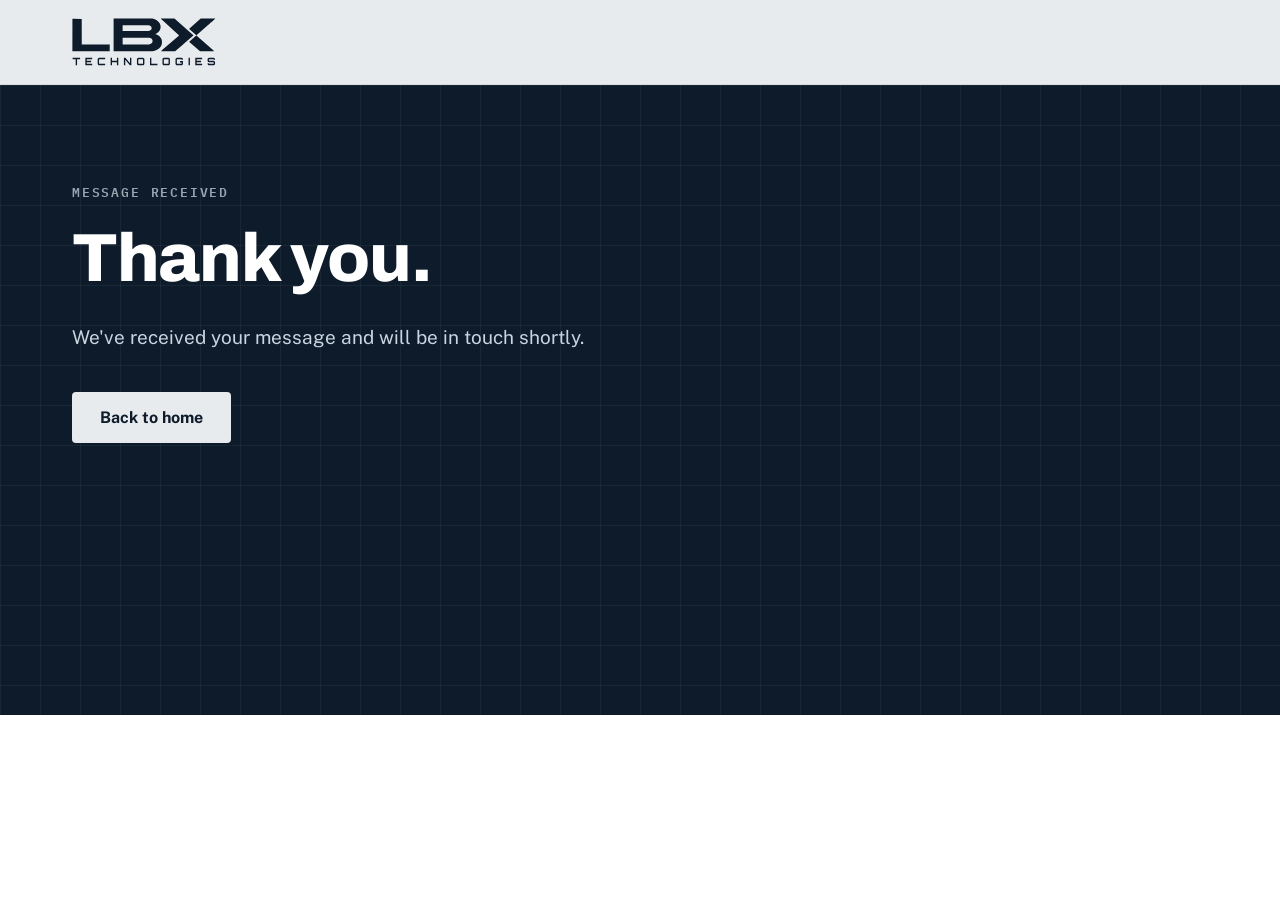
<file: thanks.html>
<!doctype html>
<html lang="en">
<head>
<meta charset="utf-8">
<meta name="viewport" content="width=device-width, initial-scale=1">
<title>Thank you — LBX Technologies</title>
<meta name="robots" content="noindex">
<link rel="preconnect" href="https://fonts.googleapis.com">
<link rel="preconnect" href="https://fonts.gstatic.com" crossorigin>
<link href="https://fonts.googleapis.com/css2?family=Archivo:wght@600;700;800;900&family=Public+Sans:wght@400;500;600;700&family=IBM+Plex+Mono:wght@500;600&display=swap" rel="stylesheet">
<link rel="icon" href="favicon.svg" type="image/svg+xml">
<link rel="apple-touch-icon" href="apple-touch-icon.png">
<link rel="stylesheet" href="styles.css?v=24">
</head>
<body>
<header class="site-header">
  <div class="container">
    <a class="logo" href="index.html" aria-label="LBX Technologies home"><img src="images/logo-navy.svg" alt="LBX Technologies" width="146" height="48"></a>
  </div>
</header>
<main id="main">
<section class="hero" style="min-height: 70vh;">
  <div class="container">
    <p class="eyebrow">Message received</p>
    <h1>Thank you.</h1>
    <p class="lede">We've received your message and will be in touch shortly.</p>
    <div class="actions"><a class="btn btn-light" href="index.html">Back to home</a></div>
  </div>
</section>
</main>
</body>
</html>
</file>
<file: styles.css>
/* LBX Technologies — site styles */
:root {
  --navy: #0D1B2A;
  --navy-2: #15243A;
  --line-dark: #2A3A55;
  --light: #E8EBEE;
  --slate: #66717D;
  --slate-light: #9AA4AF;
  --accent-text: #56606B;
  --ground: #E8EBEE;
  --line: #DDE2E8;
  --body: #374151;
  --muted: #4B5563;
  --on-dark: #CBD5E1;
  --on-dark-muted: #94A3B8;
  --radius: 6px;
  --display: "Archivo", system-ui, sans-serif;
  --sans: "Public Sans", system-ui, sans-serif;
  --mono: "IBM Plex Mono", ui-monospace, monospace;
}

*, *::before, *::after { box-sizing: border-box; }
html { scroll-behavior: smooth; }
body { margin: 0; font-family: var(--sans); color: var(--navy); background: #fff; -webkit-font-smoothing: antialiased; }
img { max-width: 100%; display: block; }
a { color: var(--navy); }
a:hover { color: var(--accent-text); }
input, textarea, select, button { font: inherit; }
:focus-visible { outline: 3px solid var(--slate-light); outline-offset: 2px; }

.skip { position: absolute; left: -9999px; top: 0; background: var(--light); color: var(--navy); padding: 12px 16px; font-weight: 700; z-index: 10; }
.skip:focus { left: 16px; top: 16px; }

.container { max-width: 1200px; margin: 0 auto; padding-left: 32px; padding-right: 32px; }
@media (max-width: 600px) { .container { padding-left: 20px; padding-right: 20px; } }

/* Header */
.site-header { background: var(--light); color: var(--navy); position: relative; z-index: 5; border-bottom: 1px solid #D5DAE0; }
.site-header .container { display: flex; align-items: center; justify-content: space-between; gap: 16px; padding-top: 18px; padding-bottom: 18px; }
.logo { text-decoration: none; color: var(--navy); display: inline-block; line-height: 0; align-self: flex-start; }
.logo:hover { color: var(--navy); }
.logo img { height: 48px; width: auto; }
@media (max-width: 600px) { .logo img { height: 40px; } }
.nav { display: flex; align-items: center; gap: 4px; }
.nav a { color: #3B4654; text-decoration: none; padding: 12px 14px; font-weight: 500; font-size: 15px; border-bottom: 2px solid transparent; }
.nav a:hover { color: var(--navy); }
.nav a[aria-current="page"] { color: var(--navy); font-weight: 600; border-bottom-color: var(--navy); }
.nav .btn { margin-left: 10px; border-bottom: 0; }
.menu-toggle { display: none; background: none; border: 1px solid #9AA5B4; color: var(--navy); border-radius: 4px; padding: 10px 14px; font-weight: 600; min-height: 44px; cursor: pointer; }
@media (max-width: 900px) {
  .menu-toggle { display: inline-block; }
  .nav { display: none; position: absolute; left: 0; right: 0; top: 100%; background: var(--light); flex-direction: column; align-items: stretch; padding: 8px 20px 20px; border-top: 1px solid #D5DAE0; border-bottom: 1px solid #D5DAE0; }
  .nav.open { display: flex; }
  .nav a { padding: 14px 4px; border-bottom: 1px solid #D5DAE0; }
  .nav a[aria-current="page"] { border-bottom-color: var(--navy); }
  .nav .btn { margin: 12px 0 0; text-align: center; }
}

/* Buttons */
.btn { display: inline-block; text-decoration: none; font-weight: 700; font-size: 16px; padding: 16px 28px; border-radius: 4px; border: 0; cursor: pointer; line-height: 1.2; }
.btn-sm { font-size: 15px; padding: 12px 20px; }
.btn-light { background: var(--light); color: var(--navy) !important; }
.btn-light:hover { background: #FFFFFF; }
.btn-slate { background: var(--slate); color: #fff !important; }
.btn-slate:hover { background: #56606B; }
.btn-navy { background: var(--navy); color: #fff !important; }
.btn-navy:hover { background: #1F2E44; }
.btn-ghost { border: 1px solid #475569; color: #fff !important; padding: 15px 27px; font-weight: 600; }
.btn-ghost:hover { border-color: #fff; }
.text-link { font-weight: 700; font-size: 16px; text-decoration: none; padding: 12px 0; border-bottom: 2px solid var(--slate); display: inline-block; }

/* Hero */
.hero { background-color: var(--navy); background-image: linear-gradient(rgba(255,255,255,0.05) 1px, transparent 1px), linear-gradient(90deg, rgba(255,255,255,0.05) 1px, transparent 1px); background-size: 40px 40px; color: #fff; }
.hero .container { padding-top: 96px; padding-bottom: 104px; }
.hero h1 { margin: 0; max-width: 1100px; font-family: var(--display); font-weight: 800; font-size: clamp(38px, 5.4vw, 68px); line-height: 1.04; letter-spacing: -0.02em; }
.hero .lede { margin: 28px 0 0; max-width: 860px; font-size: 19px; line-height: 1.6; color: var(--on-dark); }
.hero .actions { margin-top: 40px; display: flex; flex-wrap: wrap; gap: 14px; }
.hero-split { display: flex; flex-wrap: wrap; gap: 56px; align-items: center; }
.hero-split > .main { flex: 999 1 560px; min-width: 0; }
.hero-split > .side { flex: 1 1 340px; min-width: 0; }
@media (max-width: 600px) { .hero .container { padding-top: 64px; padding-bottom: 72px; } }

.lifecycle { background: var(--navy-2); border: 1px solid var(--line-dark); border-radius: var(--radius); padding: 28px; }
.lifecycle ol { list-style: none; margin: 0; padding: 0; }
.lifecycle li { display: flex; gap: 16px; align-items: baseline; padding: 14px 0; border-bottom: 1px solid var(--line-dark); font-weight: 600; font-size: 17px; }
.lifecycle li:last-child { border-bottom: 0; }
.lifecycle li span { font-family: var(--mono); font-size: 13px; color: var(--slate-light); }

/* Eyebrows & headings */
.eyebrow { margin: 0 0 14px; font-family: var(--mono); font-size: 13px; font-weight: 600; letter-spacing: 0.14em; text-transform: uppercase; color: var(--muted); }
.hero .eyebrow { color: var(--slate-light); margin-bottom: 20px; }
.h2 { margin: 0; font-family: var(--display); font-weight: 800; font-size: clamp(30px, 3.6vw, 46px); line-height: 1.1; letter-spacing: -0.015em; }
.intro { margin: 18px 0 0; font-size: 18px; line-height: 1.6; color: var(--body); }

/* Sections */
.section { padding: 104px 0; }
.section-gray { background: var(--ground); }
@media (max-width: 600px) { .section { padding: 72px 0; } }
.section-head { display: flex; flex-wrap: wrap; gap: 24px; align-items: flex-end; justify-content: space-between; margin-bottom: 56px; }
.section-head > div { max-width: 720px; }

/* Grids & cards */
.grid { display: grid; gap: 24px; grid-template-columns: repeat(auto-fit, minmax(280px, 1fr)); }
.grid-wide { grid-template-columns: repeat(auto-fit, minmax(min(340px, 100%), 1fr)); }
.card { border: 1px solid var(--line); border-radius: var(--radius); padding: 36px 32px; background: #fff; display: flex; flex-direction: column; gap: 14px; }
.card h3, .card h2 { margin: 0; font-family: var(--display); font-weight: 700; font-size: 24px; }
.card p { margin: 0; font-size: 16px; line-height: 1.65; color: var(--body); }
.icon-tile { width: 52px; height: 52px; border-radius: var(--radius); background: var(--navy); display: flex; align-items: center; justify-content: center; margin-bottom: 14px; }
.card-top { display: flex; justify-content: space-between; align-items: center; }
.num { font-family: var(--mono); font-size: 14px; font-weight: 600; color: var(--accent-text); }
.card ul { margin: 6px 0 0; padding: 20px 0 0; list-style: none; border-top: 1px solid #E5E9EE; display: flex; flex-direction: column; gap: 12px; font-size: 16px; font-weight: 500; }
.card li { display: flex; gap: 12px; }
.card li::before { content: "—"; color: var(--accent-text); }
.card-accent { border: 0; border-top: 4px solid var(--slate); }
.tags { display: flex; flex-wrap: wrap; gap: 8px; margin-top: 6px; }
.tags span { background: var(--ground); padding: 6px 12px; border-radius: 4px; font-size: 14px; font-weight: 600; }
.chips span { background: var(--navy); color: #fff; padding: 9px 16px; border-radius: 4px; font-weight: 600; font-size: 15px; }

.panel-grid { display: grid; grid-template-columns: repeat(auto-fit, minmax(280px, 1fr)); gap: 2px; background: #CBD3DC; border: 2px solid #CBD3DC; border-radius: var(--radius); overflow: hidden; }
.panel-grid > div { background: #fff; padding: 40px 32px; }
.panel-grid .for { margin: 0 0 16px; font-family: var(--mono); font-size: 13px; font-weight: 600; color: var(--accent-text); }
.panel-grid h3 { margin: 0 0 14px; font-family: var(--display); font-weight: 700; font-size: 26px; }
.panel-grid p { margin: 0; font-size: 16px; line-height: 1.65; color: var(--body); }

.split { display: flex; flex-wrap: wrap; gap: 56px; align-items: flex-start; }
.split > .narrow { flex: 1 1 340px; min-width: 0; }
.split > .wide { flex: 999 1 520px; min-width: 0; }
.prose { display: flex; flex-direction: column; gap: 22px; font-size: 18px; line-height: 1.7; color: var(--body); }
.prose p { margin: 0; }

.link-grid { display: grid; grid-template-columns: repeat(auto-fit, minmax(220px, 1fr)); gap: 16px; }
.link-grid a { text-decoration: none; border: 1px solid var(--line); border-radius: var(--radius); padding: 24px; display: flex; justify-content: space-between; align-items: center; font-weight: 700; font-size: 18px; }
.link-grid a:hover { border-color: var(--navy); color: var(--navy); }
.link-grid a span { color: var(--accent-text); }

/* Bands */
.band-slate { background: var(--slate); color: #fff; }
.band-slate .container { padding-top: 56px; padding-bottom: 56px; display: flex; flex-wrap: wrap; gap: 24px; align-items: center; justify-content: space-between; }
.band-slate p { margin: 0; font-family: var(--display); font-weight: 800; font-size: clamp(26px, 3vw, 38px); letter-spacing: -0.01em; }
.cta-box { background: var(--navy); color: #fff; border-radius: var(--radius); padding: 56px 48px; display: flex; flex-wrap: wrap; gap: 32px; align-items: center; justify-content: space-between; }
.cta-box h2 { margin: 0 0 12px; font-family: var(--display); font-weight: 800; font-size: clamp(28px, 3vw, 38px); line-height: 1.15; }
.cta-box p { margin: 0; font-size: 18px; line-height: 1.6; color: var(--on-dark); max-width: 620px; }
@media (max-width: 600px) { .cta-box { padding: 40px 28px; } }

/* Contact */
.contact-links { display: flex; flex-direction: column; gap: 18px; margin-top: 36px; }
.contact-links a { display: flex; gap: 14px; align-items: center; text-decoration: none; font-weight: 600; font-size: 17px; padding: 4px 0; word-break: break-word; }
.info-card { background: #fff; border-radius: var(--radius); padding: 32px; border: 1px solid var(--line); }
.info-card a { font-weight: 700; font-size: 19px; text-decoration: none; display: inline-block; padding: 6px 0; word-break: break-all; }
.info-dark { background: var(--navy); color: #fff; border-radius: var(--radius); padding: 32px; }
.info-dark h2 { margin: 0 0 10px; font-family: var(--display); font-weight: 700; font-size: 21px; }
.info-dark p { margin: 0; font-size: 16px; line-height: 1.65; color: var(--on-dark); }
.stack { display: flex; flex-direction: column; gap: 20px; }

.form-card { background: #fff; border-radius: var(--radius); padding: 44px; border: 1px solid var(--line); }
@media (max-width: 600px) { .form-card { padding: 28px 20px; } }
.form { display: flex; flex-direction: column; gap: 22px; }
.form h2 { margin: 0 0 4px; font-family: var(--display); font-weight: 700; font-size: 26px; }
.form-row { display: grid; grid-template-columns: repeat(auto-fit, minmax(200px, 1fr)); gap: 20px; }
.form label { display: flex; flex-direction: column; gap: 8px; font-weight: 600; font-size: 15px; }
.form input, .form textarea, .form select { border: 1px solid #9AA5B4; border-radius: 4px; padding: 13px 14px; font-size: 16px; background: #fff; color: var(--navy); width: 100%; }
.form textarea { resize: vertical; min-height: 140px; }
.form button { align-self: flex-start; }
.hp { position: absolute; left: -9999px; }

/* Footer */
.site-footer { background: var(--navy); color: var(--on-dark); }
.site-footer .container { padding-top: 64px; padding-bottom: 32px; }
.footer-top { display: flex; flex-wrap: wrap; gap: 48px; justify-content: space-between; padding-bottom: 40px; border-bottom: 1px solid var(--line-dark); }
.footer-top p { margin: 0; font-size: 15px; line-height: 1.6; }
.footer-brand { display: flex; flex-direction: column; gap: 16px; max-width: 400px; }
.footer-brand .logo img { height: 44px; }
.footer-col { display: flex; flex-direction: column; gap: 4px; }
.footer-col .label { margin: 0 0 8px; font-family: var(--mono); font-size: 12px; font-weight: 600; letter-spacing: 0.14em; color: var(--on-dark-muted); }
.footer-col a { color: #E2E8F0; text-decoration: none; font-size: 15px; padding: 6px 0; }
.footer-col a:hover { color: #fff; }
.copyright { margin: 24px 0 0; font-size: 13px; color: var(--on-dark-muted); }

/* Core services emphasis */
.core-grid { display: grid; gap: 24px; grid-template-columns: repeat(auto-fit, minmax(min(420px, 100%), 1fr)); }
.core-card { background: var(--navy); color: #fff; border-radius: var(--radius); padding: 44px 40px; display: flex; flex-direction: column; gap: 16px; }
.core-card .badge { align-self: flex-start; font-family: var(--mono); font-size: 12px; font-weight: 600; letter-spacing: 0.14em; color: var(--navy); background: var(--light); padding: 6px 10px; border-radius: 4px; }
.core-card h3, .core-card h2 { margin: 0; font-family: var(--display); font-weight: 800; font-size: clamp(26px, 2.6vw, 32px); line-height: 1.15; }
.core-card p { margin: 0; font-size: 17px; line-height: 1.65; color: var(--on-dark); }
.core-card ul { margin: 8px 0 0; padding: 20px 0 0; list-style: none; border-top: 1px solid var(--line-dark); display: grid; grid-template-columns: repeat(auto-fit, minmax(200px, 1fr)); gap: 12px 24px; font-size: 16px; font-weight: 500; }
.core-card li { display: flex; gap: 10px; }
.core-card li::before { content: "—"; color: var(--slate-light); }
@media (max-width: 600px) { .core-card { padding: 32px 24px; } }
.sub-head { margin: 72px 0 24px; font-family: var(--display); font-weight: 700; font-size: 22px; }
.grid-4 { grid-template-columns: repeat(auto-fit, minmax(200px, 1fr)); }
@media (min-width: 601px) and (max-width: 900px) { .grid-4 { grid-template-columns: repeat(2, minmax(0, 1fr)); } }

/* Simple homepage (original layout) */
.home-hero { background-color: var(--navy); background-image: linear-gradient(rgba(255,255,255,0.04) 1px, transparent 1px), linear-gradient(90deg, rgba(255,255,255,0.04) 1px, transparent 1px); background-size: 40px 40px; color: #fff; text-align: center; }
.home-hero .container { padding-top: 88px; padding-bottom: 96px; }
.home-hero h1 { margin: 0 auto; max-width: 900px; font-family: var(--display); font-weight: 800; font-size: clamp(38px, 5.4vw, 64px); line-height: 1.05; letter-spacing: -0.02em; }
.home-hero p { margin: 20px auto 0; max-width: 620px; font-size: 20px; line-height: 1.5; color: var(--on-dark); }
.home-hero .actions { margin-top: 36px; display: flex; flex-wrap: wrap; gap: 14px; justify-content: center; }
.center-head { text-align: center; margin: 0 0 56px; font-family: var(--display); font-weight: 800; font-size: clamp(30px, 3.4vw, 42px); }
.trio { display: grid; grid-template-columns: repeat(auto-fit, minmax(240px, 1fr)); gap: 48px; text-align: center; }
.trio h3 { margin: 0 0 12px; font-family: var(--display); font-weight: 700; font-size: 24px; }
.trio p { margin: 0 auto; max-width: 320px; font-size: 16px; line-height: 1.6; color: var(--body); }
.rule { border: 0; border-top: 4px solid var(--slate); margin: 0; }

/* Homepage v2 */
.hero2 { position: relative; overflow: hidden; background: var(--navy); color: #fff; }
.hero2 .flag-bg { position: absolute; top: 50%; right: -8%; width: 52%; max-width: 820px; transform: translateY(-50%) skewY(-3deg); -webkit-mask-image: linear-gradient(to right, transparent 0%, #000 55%); mask-image: linear-gradient(to right, transparent 0%, #000 55%); opacity: 0.85; pointer-events: none; }
@media (min-width: 761px) and (max-width: 1100px) { .hero2 .flag-bg { right: -18%; width: 60%; opacity: 0.6; } }
.hero2 .container { position: relative; padding-top: 88px; padding-bottom: 96px; }
.hero2 h1 { margin: 0; max-width: none; font-family: var(--display); font-weight: 800; font-size: clamp(40px, 6.2vw, 84px); line-height: 1.04; letter-spacing: -0.025em; text-wrap: balance; }
.hero2 h1 .line { display: block; }
@media (min-width: 700px) { .hero2 h1 .line { white-space: nowrap; } }
.hero2 .sub { margin: 22px 0 0; max-width: 820px; font-size: clamp(19px, 1.8vw, 24px); line-height: 1.5; color: var(--on-dark); }
.hero2 .actions { margin-top: 34px; display: flex; flex-wrap: wrap; gap: 14px; }
.flag-tag { display: inline-flex; align-items: center; gap: 12px; margin: 0 0 22px; font-family: var(--mono); font-size: 13px; font-weight: 600; letter-spacing: 0.14em; text-transform: uppercase; color: var(--slate-light); }
.flag-tag img { width: 30px; height: auto; border-radius: 2px; box-shadow: 0 0 0 1px rgba(255,255,255,0.15); }
@media (max-width: 760px) { .hero2 .container { padding-top: 64px; padding-bottom: 72px; } }

.sec-label { display: flex; align-items: baseline; gap: 16px; margin: 0 0 48px; }
.sec-label h2 { margin: 0; font-family: var(--display); font-weight: 800; font-size: clamp(30px, 3.4vw, 44px); letter-spacing: -0.015em; }
.sec-label::after { content: ""; flex: 1; height: 1px; background: var(--line); align-self: center; }
.section-gray .sec-label::after { background: #CBD3DC; }

.services3 { display: grid; grid-template-columns: repeat(auto-fit, minmax(260px, 1fr)); gap: 24px; }
.svc { position: relative; padding: 36px 32px 40px; border-radius: var(--radius); background: #fff; border: 1px solid var(--line); transition: border-color .2s, transform .2s, box-shadow .2s; }
.svc:hover { border-color: var(--navy); transform: translateY(-3px); box-shadow: 0 14px 30px -18px rgba(13,27,42,0.45); }
.svc .top { display: flex; justify-content: flex-start; align-items: center; margin-bottom: 32px; }
.svc .idx { font-family: var(--mono); font-size: 14px; font-weight: 600; color: var(--accent-text); }
.svc .ico { width: 56px; height: 56px; border-radius: 50%; background: var(--light); display: flex; align-items: center; justify-content: center; }
.svc h3 { margin: 0 0 12px; font-family: var(--display); font-weight: 700; font-size: 26px; }
.svc p { margin: 0; font-size: 16px; line-height: 1.65; color: var(--body); }
.svc.primary { background: var(--navy); border-color: var(--navy); color: #fff; }
.svc.primary p { color: var(--on-dark); }
.svc.primary .idx { color: var(--slate-light); }
.svc.primary .ico { background: rgba(255,255,255,0.08); }

.support3 { display: grid; grid-template-columns: repeat(auto-fit, minmax(260px, 1fr)); gap: 0; border-top: 2px solid var(--navy); }
.support3 > div { padding: 32px 32px 8px 0; }
.support3 > div + div { padding-left: 32px; border-left: 1px solid #CBD3DC; }
@media (max-width: 860px) { .support3 > div + div { padding-left: 0; border-left: 0; border-top: 1px solid #CBD3DC; } .support3 > div { padding-bottom: 24px; } }
.support3 h3 { margin: 0 0 12px; font-family: var(--display); font-weight: 700; font-size: 24px; }
.support3 p { margin: 0; font-size: 16px; line-height: 1.65; color: var(--body); max-width: 340px; }

.grid-4up { grid-template-columns: repeat(auto-fit, minmax(220px, 1fr)); }
@media (min-width: 601px) and (max-width: 1000px) { .grid-4up { grid-template-columns: repeat(2, minmax(0, 1fr)); } }

/* Centered homepage hero */
.hero2 { text-align: center; }
.hero2 .container { padding-top: 72px; padding-bottom: 80px; }
.hero2 h1 { margin-left: auto; margin-right: auto; }
.hero2 .sub { margin-left: auto; margin-right: auto; max-width: 720px; }
.hero2 .actions { justify-content: center; }
@media (max-width: 760px) { .hero2 .container { padding-top: 56px; padding-bottom: 64px; } }

/* Contact person */
.person { display: flex; align-items: center; gap: 18px; margin-top: 32px; }
.person img { width: 120px; height: 120px; border-radius: 50%; object-fit: cover; border: 3px solid #fff; box-shadow: 0 0 0 1px var(--line); }
.person .name { margin: 0; font-family: var(--display); font-weight: 700; font-size: 22px; }
.person + .contact-links { margin-top: 20px; }

/* One-line hero subline on wider screens */
.hero2 .sub { max-width: none; }
@media (min-width: 900px) { .hero2 .sub { white-space: nowrap; font-size: clamp(18px, 1.7vw, 22px); } }

/* Align titles and paragraphs across What We Do cards */
.services3 { align-items: stretch; }
.svc { display: grid; grid-template-rows: subgrid; grid-row: span 3; row-gap: 0; align-content: start; }
.svc h3 { align-self: end; }
@supports not (grid-template-rows: subgrid) { .svc h3 { min-height: 2.3em; display: flex; align-items: flex-end; } }

/* Banner with system model */
.hero-split2 { text-align: left; }
.hero-split2 .container { padding-top: 56px; padding-bottom: 56px; }
.hero-grid { display: flex; flex-wrap: wrap; align-items: center; gap: 24px 48px; }
.hero-text { flex: 1 1 400px; min-width: 0; }
.hero-art { flex: 1.25 1 480px; min-width: 0; }
.hero-art img { width: 100%; height: auto; display: block; }
.hero-split2 h1 { font-size: clamp(38px, 4.4vw, 62px); line-height: 1.04; margin: 0; max-width: 560px; }
.hero-split2 .sub { white-space: normal; max-width: 500px; margin: 22px 0 0; font-size: clamp(18px, 1.6vw, 21px); }
.hero-split2 .actions { justify-content: flex-start; }
@media (max-width: 900px) {
  .hero-split2 { text-align: center; }
  .hero-split2 h1, .hero-split2 .sub { margin-left: auto; margin-right: auto; }
  .hero-split2 .actions { justify-content: center; }
  .hero-art { max-width: 620px; margin: 0 auto; }
}
.hero-split2 h1 { font-size: clamp(34px, 3.9vw, 58px); }
.hero-split2 h1 .line { display: block; }
.hero-split2 h1 .nw { white-space: nowrap; }
.hero-text { flex: 1 1 440px; }
.hero-art { flex: 1.15 1 460px; }

/* About banner: vertical flag on the right */
.hero-flag { position: relative; overflow: hidden; }
.hero-flag .vflag { position: absolute; top: 0; right: 0; height: 100%; width: auto; aspect-ratio: 1000 / 1900; display: block; }
.hero-flag .container { position: relative; }
.hero-flag h1, .hero-flag .lede { max-width: min(760px, calc(100% - 260px)); }
@media (max-width: 760px) {
  .hero-flag .vflag { opacity: 0.18; }
  .hero-flag h1, .hero-flag .lede { max-width: none; }
}
.hero-flag .vflag { aspect-ratio: auto; width: min(31vw, 430px); height: 100%; object-fit: cover; object-position: left top; opacity: 0.8; }
.hero-flag h1, .hero-flag .lede { max-width: min(760px, calc(100% - min(31vw, 430px) + 8px)); }
@media (max-width: 760px) { .hero-flag .vflag { width: 45vw; opacity: 0.18; } .hero-flag h1, .hero-flag .lede { max-width: none; } }
.hero-flag h1 { max-width: none; white-space: nowrap; }
@media (max-width: 760px) { .hero-flag h1 { white-space: normal; } }
/* About flag: original size, softer */
.hero-flag .vflag { width: auto; height: 100%; aspect-ratio: 1000 / 1900; object-fit: fill; opacity: 0.8; }
.hero-flag h1, .hero-flag .lede { max-width: min(760px, calc(100% - 260px)); }
@media (max-width: 760px) { .hero-flag .vflag { opacity: 0.18; } .hero-flag h1, .hero-flag .lede { max-width: none; } }

/* About dropdown */
.dd { position: relative; display: flex; }
.dd-menu { display: none; position: absolute; top: 100%; left: 0; min-width: 180px; background: #fff; border: 1px solid #D5DAE0; border-radius: 4px; box-shadow: 0 10px 24px -12px rgba(13,27,42,.35); padding: 6px 0; z-index: 20; flex-direction: column; }
.dd:hover .dd-menu, .dd:focus-within .dd-menu { display: flex; }
.dd-menu a { padding: 10px 16px !important; border-bottom: 0 !important; white-space: nowrap; }
.dd-menu a:hover { background: var(--light); }
@media (max-width: 900px) {
  .dd { flex-direction: column; }
  .dd-menu { display: flex; position: static; border: 0; box-shadow: none; background: transparent; padding: 0 0 0 16px; }
  .dd-menu a { padding: 12px 4px !important; border-bottom: 1px solid #D5DAE0 !important; }
}
.footer-name { margin: 0 0 2px !important; color: #fff; font-weight: 600; font-size: 15px; }
.leader { display: flex; flex-wrap: wrap; align-items: center; gap: 32px; }
.leader img { width: 200px; height: 200px; border-radius: 50%; object-fit: cover; }
.leader h3 { margin: 0; font-family: var(--display); font-weight: 700; font-size: 30px; }
html { scroll-padding-top: 16px; }
.leader { align-items: flex-start; flex-wrap: nowrap; }
.leader > div { flex: 1; min-width: 0; }
.leader-bio { margin: 14px 0 0; max-width: 760px; font-size: 17px; line-height: 1.7; color: var(--body); }
@media (max-width: 700px) { .leader { flex-wrap: wrap; } }
div.leader-bio p { margin: 0 0 14px; }
.mission-statement { margin: 0; font-family: var(--display); font-weight: 800; font-size: clamp(28px, 3.2vw, 40px); line-height: 1.15; color: var(--navy); letter-spacing: -0.01em; }
.mission-statement { font-size: clamp(34px, 4.4vw, 56px); }
.mission-text { margin: 20px 0 0; max-width: 760px; font-size: 19px; line-height: 1.6; color: var(--body); }
#how-we-work .section-head > div { max-width: none; }
@media (min-width: 760px) { #how-we-work .h2 { white-space: nowrap; } }
.dd-sep { display: block; height: 1px; background: #D5DAE0; margin: 6px 12px; }
@media (max-width: 900px) { .dd-sep { display: none; } }
.hero-flag .lede + .lede { margin-top: 14px; }

/* consistent banner height */
.hero-flag { min-height: 430px; display: flex; align-items: center; }
.hero-flag .container { width: 100%; padding-top: 72px; padding-bottom: 72px; }
@media (max-width: 760px) { .hero-flag { min-height: 0; } }

.sub-head-first { margin-top: 0; }
/* section headers on Services */
.sub-head { margin: 96px 0 32px; font-weight: 800; font-size: clamp(30px, 3.6vw, 46px); line-height: 1.1; letter-spacing: -0.015em; }
.sub-head::after { content: ""; display: block; width: 56px; height: 4px; background: var(--navy); margin-top: 16px; }
.sub-head-first { margin-top: 0; }
/* Supporting services: one clean row, aligned */
@media (min-width: 900px) {
  .support-grid { grid-template-columns: repeat(3, 1fr); grid-template-rows: auto auto auto 1fr; column-gap: 24px; row-gap: 0; }
  .support-grid .card { display: grid; grid-template-rows: subgrid; grid-row: span 4; gap: 14px; }
  .support-grid .card ul { align-self: start; }
}
/* Industries: 4 x 2 aligned grid */
.industry-grid { grid-template-columns: 1fr; }
@media (min-width: 640px) { .industry-grid { grid-template-columns: repeat(2, 1fr); } }
@media (min-width: 1000px) { .industry-grid { grid-template-columns: repeat(4, 1fr); } }
.industry-grid .card { padding: 32px 26px; }
.industry-grid .card h2 { font-size: 20px; line-height: 1.2; }
@media (min-width: 640px) {
  .industry-grid { grid-auto-rows: auto 1fr; row-gap: 24px; }
  .industry-grid .card { display: grid; grid-template-rows: subgrid; grid-row: span 2; gap: 12px; }
}
/* Selected Experience */
.exp-list { list-style: none; margin: 8px 0 0; padding: 0; border-top: 1px solid #D5DAE0; }
.exp-list li { display: grid; grid-template-columns: 240px 1fr; gap: 24px; padding: 22px 0; border-bottom: 1px solid #D5DAE0; }
.exp-list strong { font-family: var(--display); font-weight: 700; font-size: 18px; color: var(--navy); }
.exp-list span { font-size: 17px; line-height: 1.6; }
@media (max-width: 700px) { .exp-list li { grid-template-columns: 1fr; gap: 6px; } }
/* Project Timeline */
#timeline { padding-bottom: 24px; }
.tl-bands { display: grid; grid-template-columns: repeat(6, 1fr); margin-bottom: 44px; }
.tl-bands span { margin-right: 8px; padding: 12px 8px; border-radius: 4px; text-align: center; font-family: var(--mono); font-size: 12px; font-weight: 500; letter-spacing: 0.14em; text-transform: uppercase; background: var(--gray, #E8EBEE); color: var(--navy); }
.tl-bands .b1 { grid-column: span 2; } .tl-bands .b2 { grid-column: span 3; background: var(--navy); color: #fff; } .tl-bands .b3 { grid-column: span 1; margin-right: 0; }
.tl-grid { display: grid; grid-template-columns: repeat(6, 1fr); grid-template-rows: auto auto auto; }
.tl-phase { position: relative; display: grid; grid-template-rows: subgrid; grid-row: span 3; padding-right: 18px; }
.tl-dot { width: 20px; height: 20px; box-sizing: border-box; border-radius: 50%; border: 2.5px solid var(--navy); background: #fff; position: relative; z-index: 1; }
.tl-phase.core .tl-dot { background: var(--navy); }
.tl-phase::before { content: ""; position: absolute; top: 9px; left: 10px; right: -10px; height: 2px; background: #C9D0D7; }
.tl-phase.seg-navy::before { top: 8px; height: 4px; background: var(--navy); }
.tl-phase.last::before { display: none; }
.tl-group { display: none; }
.tl-phase h3 { margin: 24px 0 0; padding-bottom: 14px; border-bottom: 1px solid #E1E5EA; font-family: var(--display); font-weight: 800; font-size: 18px; line-height: 1.2; align-self: end; }
.tl-phase ul { list-style: none; margin: 0; padding: 14px 0 0; display: flex; flex-direction: column; gap: 10px; font-size: 14px; line-height: 1.4; color: #2B3A4A; }
.tl-phase li { position: relative; padding-left: 22px; }
.tl-phase li::before { content: "—"; position: absolute; left: 0; color: var(--slate, #66717D); }
.tl-pm { margin-top: 48px; padding-top: 18px; border-top: 2px solid var(--navy); }
.tl-pm p { margin: 0; font-size: 15px; color: #2B3A4A; }
.tl-pm .tl-pm-label { margin-bottom: 8px; font-family: var(--mono); font-size: 12px; font-weight: 500; letter-spacing: 0.14em; text-transform: uppercase; color: var(--navy); }
@media (max-width: 1000px) {
  .tl-bands { display: none; }
  .tl-grid { grid-template-columns: 1fr; grid-template-rows: none; }
  .tl-phase { display: block; grid-row: auto; padding: 0 0 32px 40px; }
  .tl-dot { position: absolute; left: 0; top: 0; }
  .tl-phase::before { top: 10px; bottom: -10px; left: 9px; right: auto; width: 2px; height: auto; }
  .tl-phase.seg-navy::before { top: 10px; left: 8px; width: 4px; height: auto; }
  .tl-group { display: block; margin-bottom: 6px; font-family: var(--mono); font-size: 11px; letter-spacing: 0.14em; text-transform: uppercase; color: var(--slate, #66717D); }
  .tl-phase h3 { margin-top: 0; }
}
@media (min-width: 1001px) {
  .tl-phase { padding-right: 14px; }
  .tl-phase ul { font-size: 13.5px; gap: 9px; line-height: 1.35; }
  .tl-phase li { padding-left: 18px; }
}
#partnering .section-head { margin-bottom: 0; }
/* Industries plant model */
.plant-figure { margin: 0 0 72px; display: flex; justify-content: center; }
.plant-figure img { width: 100%; max-width: 820px; height: auto; display: block; }
/* Industries: P&ID + 3D band */
.plant-figure { display: none; }
.viz-band { display: grid; grid-template-columns: 1.7fr 1fr; gap: 40px; align-items: center; margin: 0 0 72px; }
.viz-band img { width: 100%; height: auto; max-height: 400px; object-fit: contain; display: block; }
@media (max-width: 900px) { .viz-band { grid-template-columns: 1fr; gap: 24px; } .viz-band .viz-3d { max-width: 460px; margin: 0 auto; } }
.viz-band { margin: 72px 0 0; }
.viz-band { margin-top: 72px; padding-top: 72px; border-top: 1px solid #E1E5EA; }
.viz-head { margin-top: 72px; padding-top: 64px; border-top: 1px solid #E1E5EA; }
.viz-head .eyebrow { margin-bottom: 8px; }
.viz-sub { margin: 0; font-size: 17px; color: #3B4A5A; }
.viz-band { margin-top: 32px; padding-top: 0; border-top: 0; }
</file>
